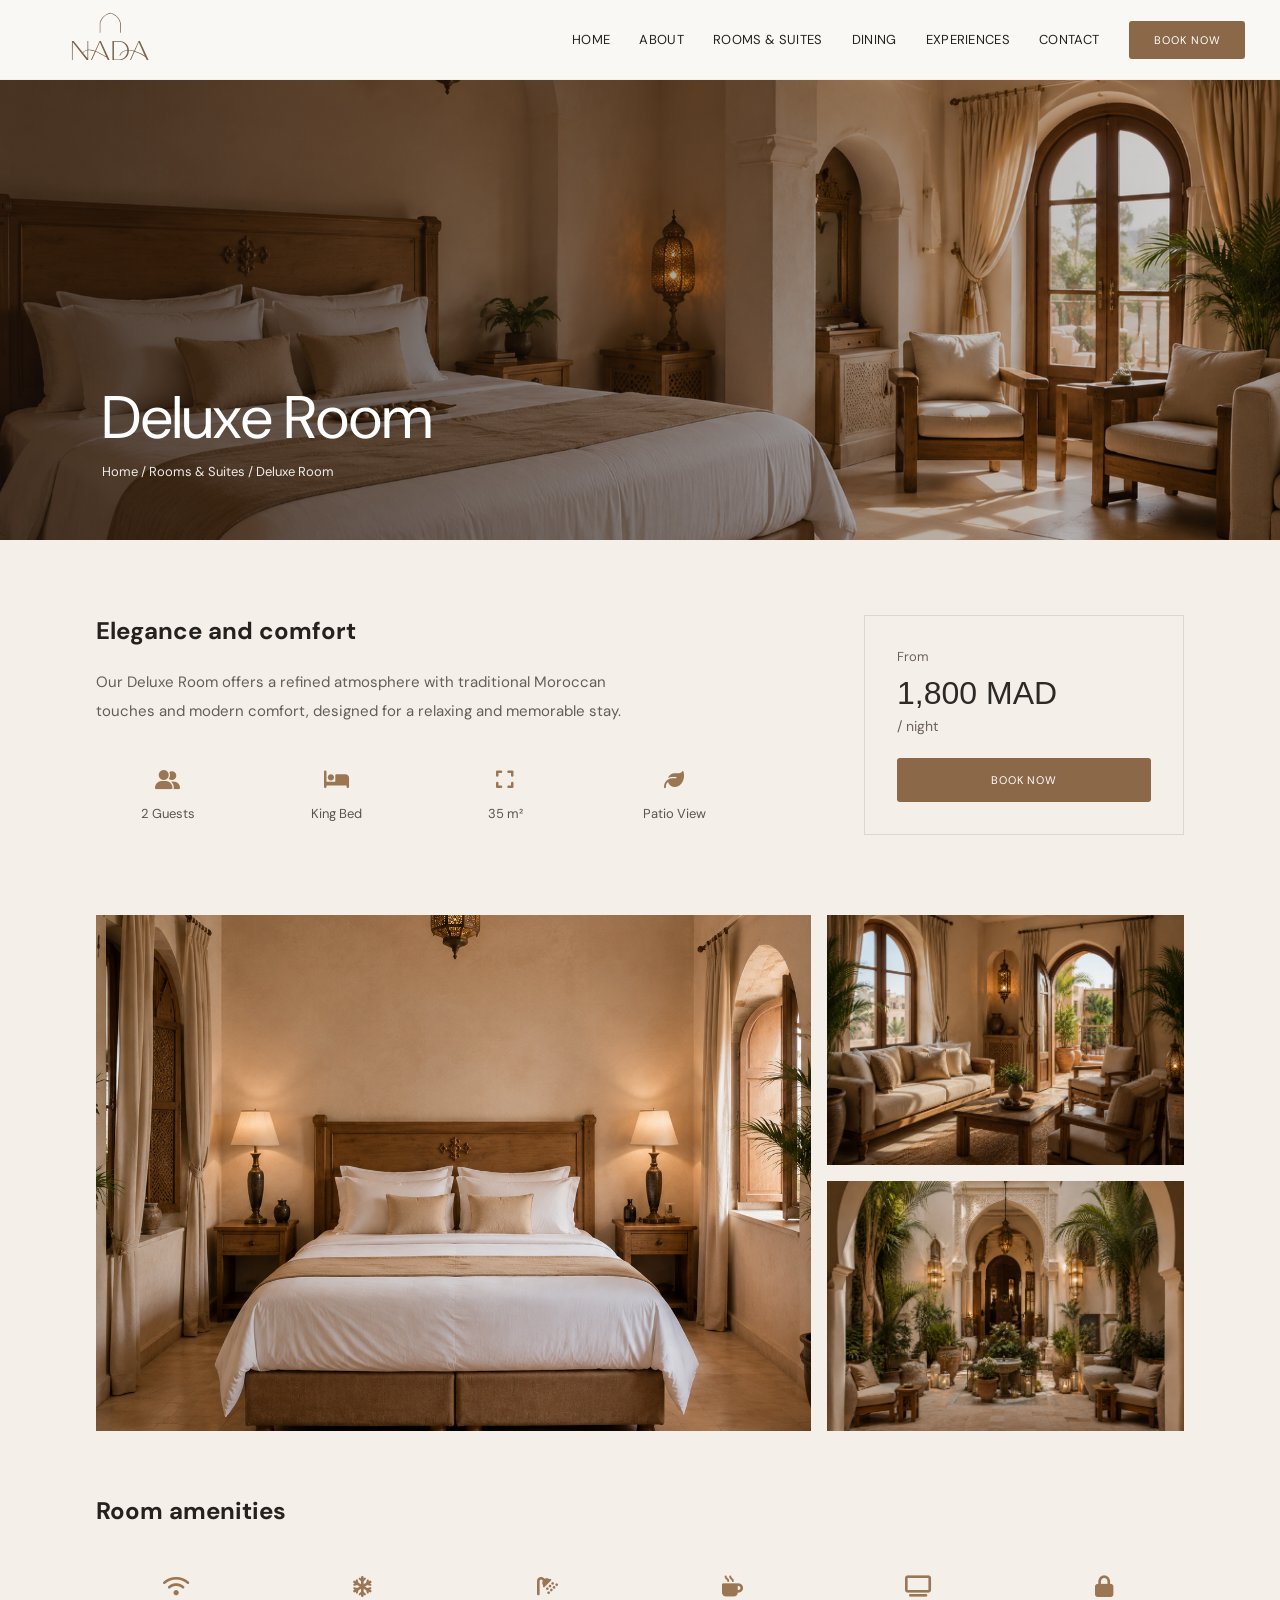
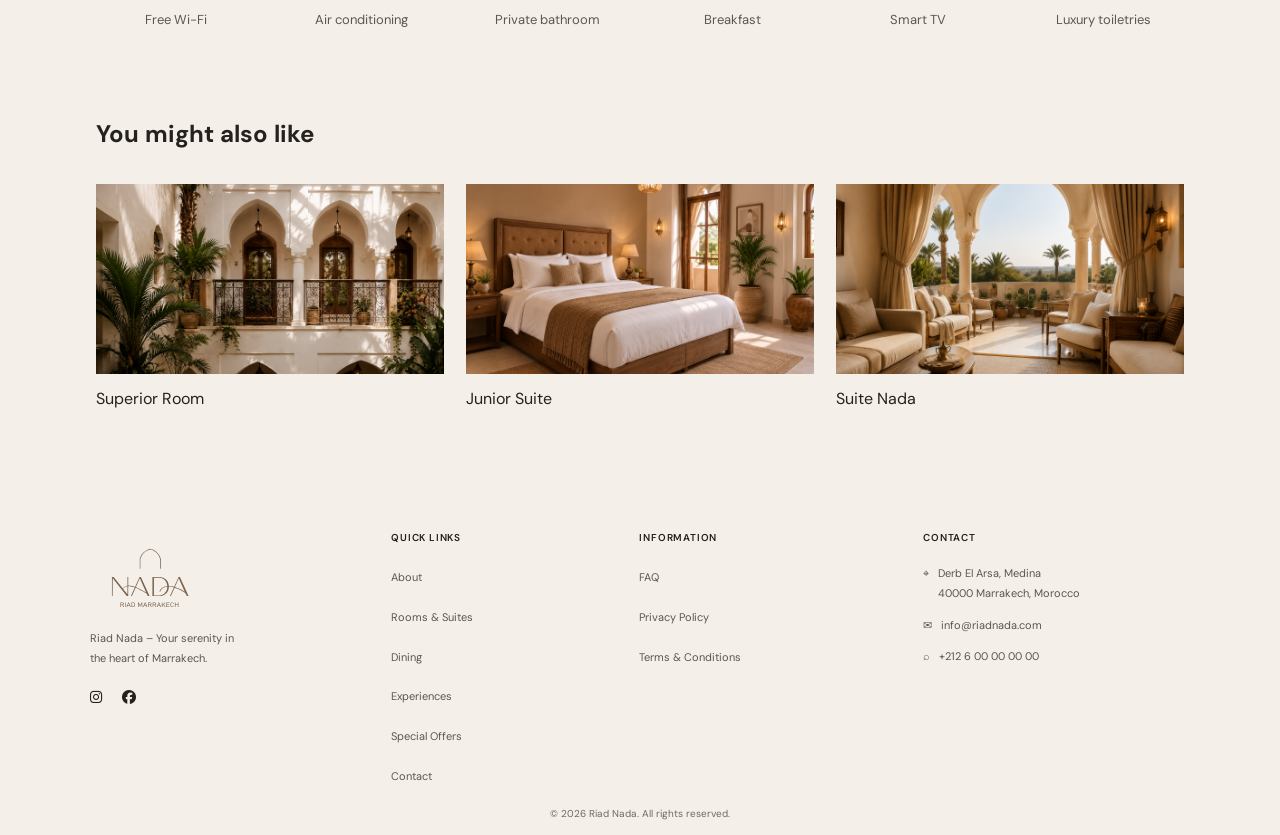
<file: deluxe-room.html>
<!DOCTYPE html>
<html lang="en">

<head>

    <meta charset="UTF-8">

    <meta name="viewport" content="width=device-width, initial-scale=1.0">

    <title>Deluxe Room | Riad Nada</title>

    <link rel="stylesheet" href="style.css">

    <link rel="stylesheet"
        href="https://cdnjs.cloudflare.com/ajax/libs/font-awesome/6.5.2/css/all.min.css">

</head>


<body>


    <!--========= HEADER ===========-->

    <header class="header">

        <a href="index.html">
            <img id="logo"
                class="logo"
                src="images/NADA RIAD LOGO.svg"
                alt="Logo Riad Nada">
        </a>


        <nav class="nav-bar">

            <a href="index.html#home">Home</a>

            <a href="our-story.html">About</a>

            <a href="rooms.html">Rooms & Suites</a>

            <a href="index.html#dining">Dining</a>

            <a href="index.html#experiences">Experiences</a>

            <a href="index.html#contact">Contact</a>

        </nav>

         <!-- MOBILE MENU BUTTON -->
        <button class="menu-toggle" id="menuToggle" aria-label="Open menu" aria-expanded="false">
        <span></span>
        <span></span>
        <span></span>
        </button>  

        <a class="book-btn header-book"
            href="#reservation">
            Book Now
        </a>

    </header>



    <main>


        <!--========= DELUXE HERO ===========-->

        <section class="room-hero">

            <img class="room-hero-image"
                src="images/deluxe-room-img/deluxe-hero.jpg"
                alt="Deluxe Room">


            <div class="room-hero-overlay"></div>


            <div class="room-hero-content">

                <h1>Deluxe Room</h1>

                <p>
                    Home / Rooms & Suites / Deluxe Room
                </p>

            </div>

        </section>



        <!--========= ROOM INFORMATION ===========-->

        <section class="room-details-section">

            <div class="container room-details-grid">


                <!-- LEFT SIDE -->

                <div class="room-description">

                    <h2>
                        Elegance and comfort
                    </h2>

                    <p>
                        Our Deluxe Room offers a refined atmosphere
                        with traditional Moroccan touches and modern
                        comfort, designed for a relaxing and memorable stay.
                    </p>


                    <div class="room-specifications">


                        <div class="specification">

                            <i class="fa-solid fa-user-group"></i>

                            <div>

                                <strong>2 Guests</strong>

                            </div>

                        </div>


                        <div class="specification">

                            <i class="fa-solid fa-bed"></i>

                            <div>

                                <strong>King Bed</strong>

                            </div>

                        </div>


                        <div class="specification">

                            <i class="fa-solid fa-expand"></i>

                            <div>

                                <strong>35 m²</strong>

                            </div>

                        </div>


                        <div class="specification">

                            <i class="fa-solid fa-leaf"></i>

                            <div>

                                <strong>Patio View</strong>

                            </div>

                        </div>


                    </div>

                </div>



                <!-- PRICE CARD -->

                <div class="room-price-card">

                    <p class="room-price-label">
                        From
                    </p>

                    <h3>
                        1,800 MAD
                    </h3>

                    <p class="room-price-night">
                        / night
                    </p>


                    <a href="index.html#reservation"
                        class="book-btn room-book-btn">
                        Book Now
                    </a>

                </div>


            </div>

        </section>



        <!--========= ROOM GALLERY ===========-->

        <section class="room-gallery">

            <div class="container gallery-grid">


                <!-- BIG IMAGE -->

                <div class="gallery-main">

                    <img src="images/deluxe-room-img/deluxe-main.jpg"
                        alt="Deluxe Room bedroom">

                </div>


                <!-- SMALL IMAGES -->

                <div class="gallery-side">


                    <div>

                        <img src="images/deluxe-room-img/deluxe-salon.jpg"
                            alt="Deluxe Room sitting area">

                    </div>


                    <div>

                        <img src="images/deluxe-room-img/deluxe-pation.jpg"
                            alt="Riad Nada patio">

                    </div>


                </div>


            </div>

        </section>



        <!--========= AMENITIES ===========-->

        <section class="room-amenities">

            <div class="container">

                <h2>
                    Room amenities
                </h2>


                <div class="amenities-grid">


                    <div class="amenity">

                        <i class="fa-solid fa-wifi"></i>

                        <span>
                            Free Wi-Fi
                        </span>

                    </div>


                    <div class="amenity">

                        <i class="fa-solid fa-snowflake"></i>

                        <span>
                            Air conditioning
                        </span>

                    </div>


                    <div class="amenity">

                        <i class="fa-solid fa-shower"></i>

                        <span>
                            Private bathroom
                        </span>

                    </div>


                    <div class="amenity">

                        <i class="fa-solid fa-mug-hot"></i>

                        <span>
                            Breakfast
                        </span>

                    </div>


                    <div class="amenity">

                        <i class="fa-solid fa-tv"></i>

                        <span>
                            Smart TV
                        </span>

                    </div>


                    <div class="amenity">

                        <i class="fa-solid fa-lock"></i>

                        <span>
                            Luxury toiletries
                        </span>

                    </div>


                </div>

            </div>

        </section>



        <!--========= OTHER ROOMS ===========-->

        <section class="other-rooms">

            <div class="container">

                <h2>
                    You might also like
                </h2>


                <div class="other-rooms-grid">


                    <!-- SUPERIOR -->

                    <a href="superior-room.html"
                        class="other-room-card">

                        <div class="other-room-image">

                            <img src="images/superior-room-img/superior-room.jpg"
                                alt="Superior Room">

                        </div>

                        <h3>
                            Superior Room
                        </h3>

                    </a>



                    <!-- JUNIOR SUITE -->

                    <a href="junior-room.html"
                        class="other-room-card">

                        <div class="other-room-image">

                            <img src="images/junior-room-img/junior-room.jpg"
                                alt="Junior Suite">

                        </div>

                        <h3>
                            Junior Suite
                        </h3>

                    </a>



                    <!-- SUITE NADA -->

                    <a href="nada-suite.html"
                        class="other-room-card">

                        <div class="other-room-image">

                            <img src="images/nada-suite-img/suite-nada.jpg"
                                alt="Suite Nada">

                        </div>

                        <h3>
                            Suite Nada
                        </h3>

                    </a>


                </div>

            </div>

        </section>


    </main>



    <!--================= FOOTER =================-->

    <footer class="footer" id="contact">


        <div class="container footer-grid">


            <!-- BRAND -->

            <div class="footer-brand">

                <img src="images/NADA RIAD  SLOGAN.svg"
                    alt="Riad Nada logo">


                <p>
                    Riad Nada – Your serenity in<br>
                    the heart of Marrakech.
                </p>


                <div class="socials footer-socials">

                    <a href="#"
                        aria-label="Instagram">

                        <i class="fa-brands fa-instagram"></i>

                    </a>


                    <a href="#"
                        aria-label="Facebook">

                        <i class="fa-brands fa-facebook"></i>

                    </a>

                </div>

            </div>



            <!-- QUICK LINKS -->

            <div>

                <h4>
                    Quick Links
                </h4>


                <a href="our-story.html">
                    About
                </a>

                <a href="rooms.html">
                    Rooms & Suites
                </a>

                <a href="index.html#dining">
                    Dining
                </a>

                <a href="index.html#experiences">
                    Experiences
                </a>

                <a href="#">
                    Special Offers
                </a>

                <a href="index.html#contact">
                    Contact
                </a>

            </div>



            <!-- INFORMATION -->

            <div>

                <h4>
                    Information
                </h4>


                <a href="#">
                    FAQ
                </a>

                <a href="#">
                    Privacy Policy
                </a>

                <a href="#">
                    Terms & Conditions
                </a>

            </div>



            <!-- CONTACT -->

            <div>

                <h4>
                    Contact
                </h4>


                <p>
                    ⌖ &nbsp; Derb El Arsa, Medina<br>
                    &nbsp;&nbsp;&nbsp;&nbsp; 40000 Marrakech, Morocco
                </p>


                <p>
                    ✉ &nbsp; info@riadnada.com
                </p>


                <p>
                    ⌕ &nbsp; +212 6 00 00 00 00
                </p>

            </div>


        </div>



        <div class="copyright">

            © <span id="year"></span>
            Riad Nada. All rights reserved.

        </div>


    </footer>



    <script src="script.js"></script>


</body>

</html>
</file>
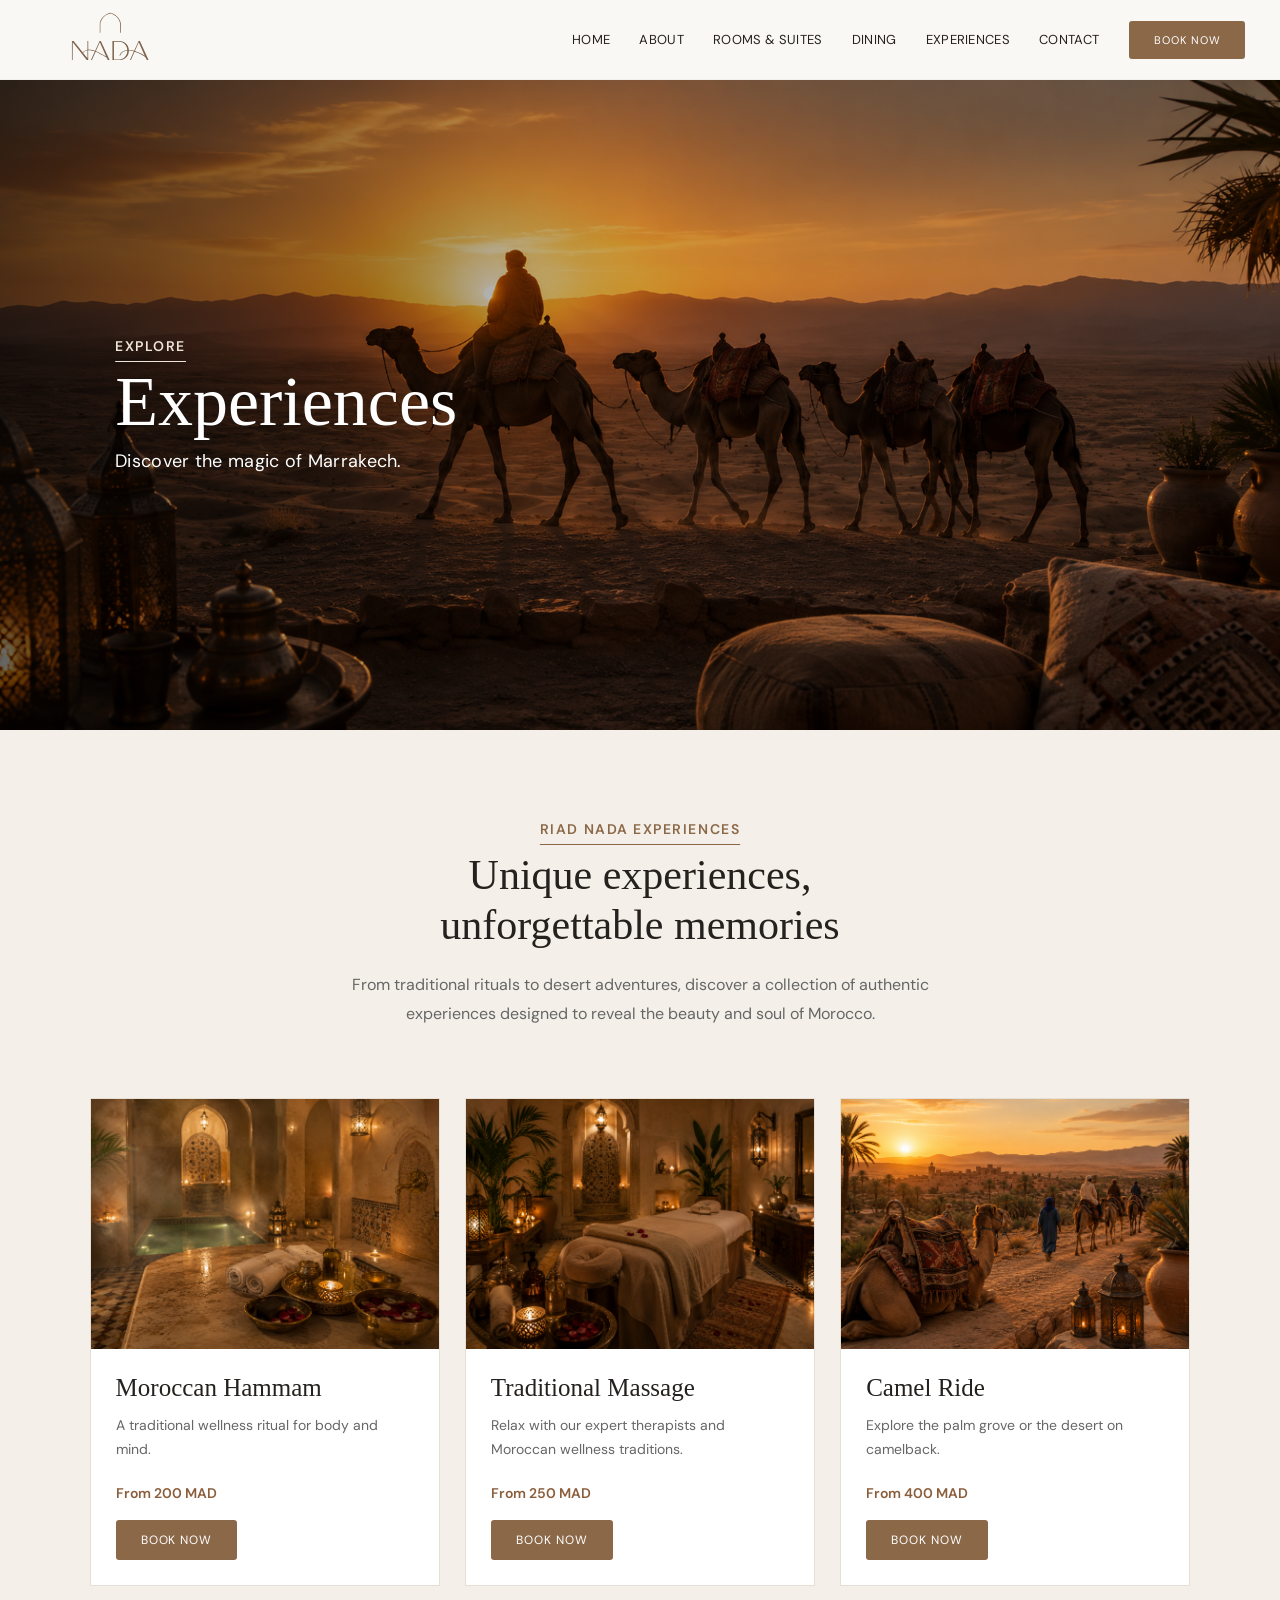
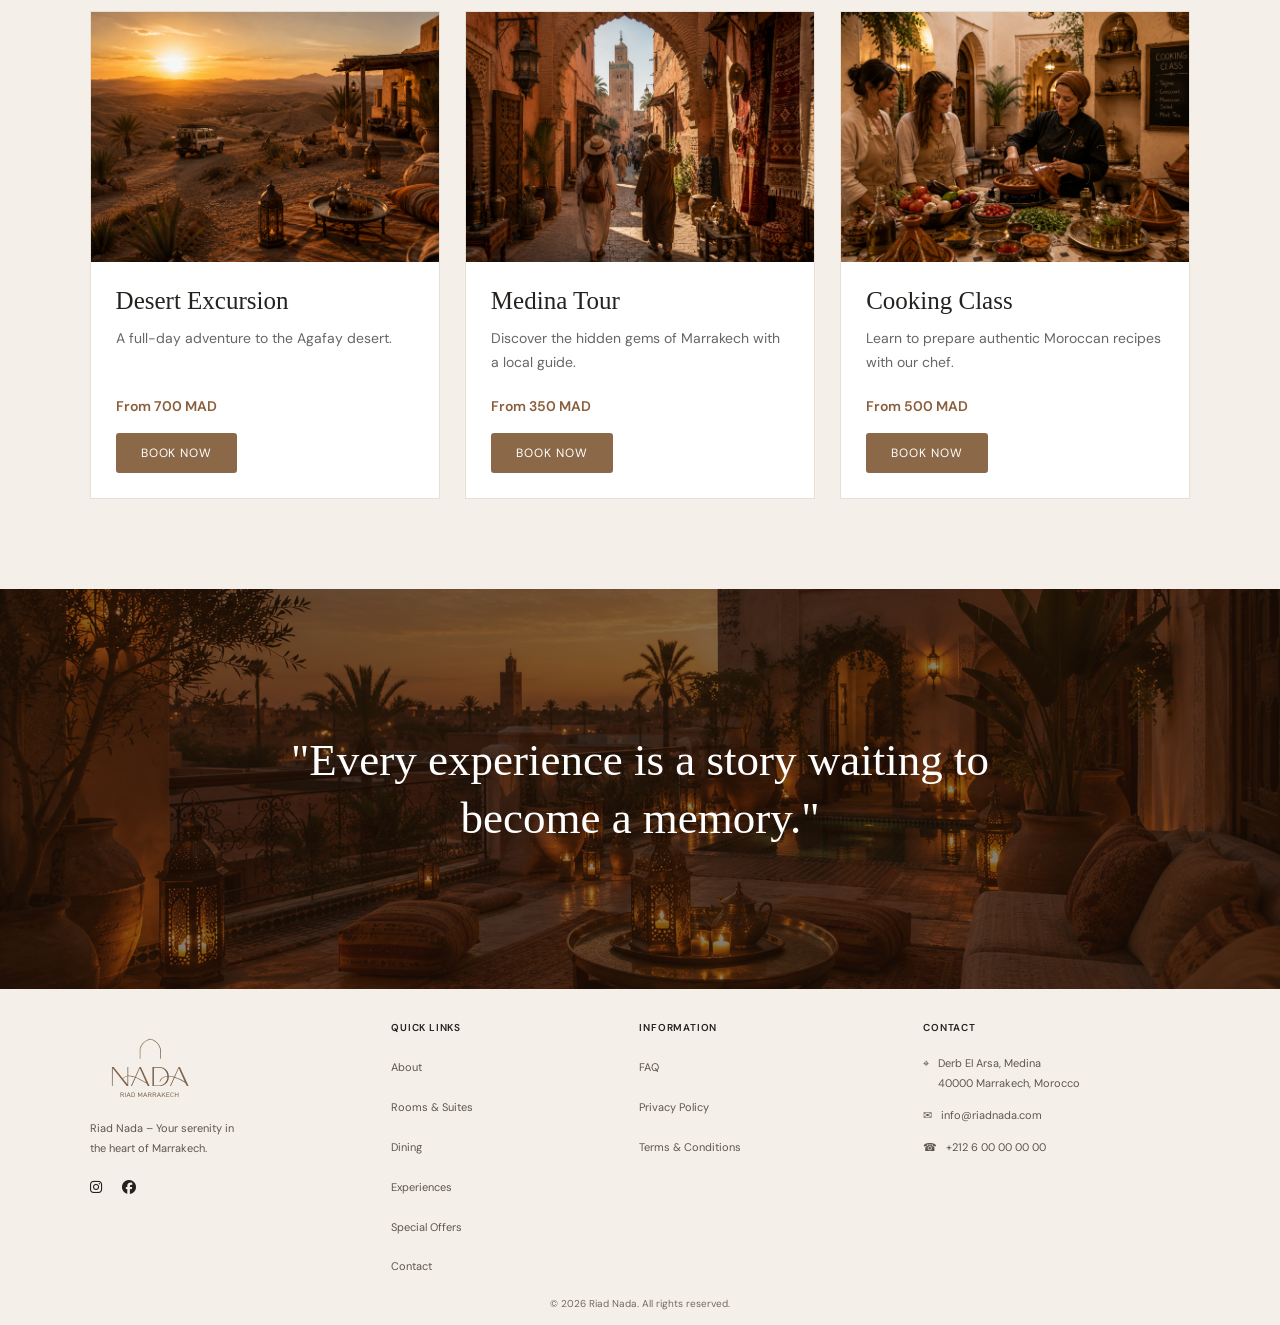
<file: experiences.html>
<!DOCTYPE html>
<html lang="en">

<head>
    <meta charset="UTF-8">
    <meta name="viewport" content="width=device-width, initial-scale=1.0">

    <title>Experiences | Riad Nada</title>

    <link rel="stylesheet" href="style.css">

    <link rel="stylesheet"
        href="https://cdnjs.cloudflare.com/ajax/libs/font-awesome/6.5.2/css/all.min.css">
</head>

<body>

    <!-- ================= HEADER ================= -->

    <header class="header">

        <a href="index.html">
            <img id="logo" class="logo"
                src="images/NADA RIAD LOGO.svg"
                alt="Logo Riad Nada">
        </a>

        <nav class="nav-bar">
            <a href="index.html#home">Home</a>
            <a href="our-story.html">About</a>
            <a href="index.html#rooms">Rooms & Suites</a>
            <a href="our-menu.html">Dining</a>
            <a class="active" href="experiences.html">Experiences</a>
            <a href="#contact">Contact</a>
        </nav>

         <!-- MOBILE MENU BUTTON -->
        <button class="menu-toggle" id="menuToggle" aria-label="Open menu" aria-expanded="false">
        <span></span>
        <span></span>
        <span></span>
        </button>  

        <a class="book-btn header-book" href="index.html#reservation">
            Book Now
        </a>

    </header>


    <main>

        <!-- ================= HERO ================= -->

        <section class="experience-hero">

            <img
                src="images/experiences-img/exper-hero.png"
                alt="Desert experience in Marrakech">

            <div class="experience-hero-overlay"></div>

            <div class="experience-hero-content">

                <p class="eyebrow-light">
                    EXPLORE
                </p>

                <h1>
                    Experiences
                </h1>

                <p>
                    Discover the magic of Marrakech.
                </p>

            </div>

        </section>


        <!-- ================= INTRO ================= -->

        <section class="experience-intro">

            <div class="experience-intro-content">

                <p class="eyebrow">
                    RIAD NADA EXPERIENCES
                </p>

                <h2>
                    Unique experiences,<br>
                    unforgettable memories
                </h2>

                <p>
                    From traditional rituals to desert adventures,
                    discover a collection of authentic experiences
                    designed to reveal the beauty and soul of Morocco.
                </p>

            </div>

        </section>


        <!-- ================= EXPERIENCE CARDS ================= -->

        <section class="experiences-section">

            <div class="experiences-grid">


                <!-- Moroccan Hammam -->

                <article class="experience-card">

                    <div class="experience-card-image">

                        <img
                            src="images/experiences-img/exper-hammam.png"
                            alt="Moroccan Hammam">

                    </div>

                    <div class="experience-card-content">

                        <h3>
                            Moroccan Hammam
                        </h3>

                        <p>
                            A traditional wellness ritual
                            for body and mind.
                        </p>

                        <span class="experience-price">
                            From 200 MAD
                        </span>

                        <a
                            href="index.html#reservation"
                            class="book-btn experience-btn">

                            Book Now

                        </a>

                    </div>

                </article>


                <!-- Traditional Massage -->

                <article class="experience-card">

                    <div class="experience-card-image">

                        <img
                            src="images/experiences-img/exper-massage.png"
                            alt="Traditional Massage">

                    </div>

                    <div class="experience-card-content">

                        <h3>
                            Traditional Massage
                        </h3>

                        <p>
                            Relax with our expert therapists
                            and Moroccan wellness traditions.
                        </p>

                        <span class="experience-price">
                            From 250 MAD
                        </span>

                        <a
                            href="index.html#reservation"
                            class="book-btn experience-btn">

                            Book Now

                        </a>

                    </div>

                </article>


                <!-- Camel Ride -->

                <article class="experience-card">

                    <div class="experience-card-image">

                        <img
                            src="images/experiences-img/camel-ride.png"
                            alt="Camel Ride">

                    </div>

                    <div class="experience-card-content">

                        <h3>
                            Camel Ride
                        </h3>

                        <p>
                            Explore the palm grove
                            or the desert on camelback.
                        </p>

                        <span class="experience-price">
                            From 400 MAD
                        </span>

                        <a
                            href="index.html#reservation"
                            class="book-btn experience-btn">

                            Book Now

                        </a>

                    </div>

                </article>


                <!-- Desert Excursion -->

                <article class="experience-card">

                    <div class="experience-card-image">

                        <img
                            src="images/experiences-img/desert-execursion.png"
                            alt="Desert Excursion">

                    </div>

                    <div class="experience-card-content">

                        <h3>
                            Desert Excursion
                        </h3>

                        <p>
                            A full-day adventure
                            to the Agafay desert.
                        </p>

                        <span class="experience-price">
                            From 700 MAD
                        </span>

                        <a
                            href="index.html#reservation"
                            class="book-btn experience-btn">

                            Book Now

                        </a>

                    </div>

                </article>


                <!-- Medina Tour -->

                <article class="experience-card">

                    <div class="experience-card-image">

                        <img
                            src="images/experiences-img/medina-tour.png"
                            alt="Medina Tour">

                    </div>

                    <div class="experience-card-content">

                        <h3>
                            Medina Tour
                        </h3>

                        <p>
                            Discover the hidden gems
                            of Marrakech with a local guide.
                        </p>

                        <span class="experience-price">
                            From 350 MAD
                        </span>

                        <a
                            href="index.html#reservation"
                            class="book-btn experience-btn">

                            Book Now

                        </a>

                    </div>

                </article>


                <!-- Cooking Class -->

                <article class="experience-card">

                    <div class="experience-card-image">

                        <img
                            src="images/experiences-img/cooking-class.png"
                            alt="Moroccan Cooking Class">

                    </div>

                    <div class="experience-card-content">

                        <h3>
                            Cooking Class
                        </h3>

                        <p>
                            Learn to prepare authentic
                            Moroccan recipes with our chef.
                        </p>

                        <span class="experience-price">
                            From 500 MAD
                        </span>

                        <a
                            href="index.html#reservation"
                            class="book-btn experience-btn">

                            Book Now

                        </a>

                    </div>

                </article>


            </div>

        </section>


        <!-- ================= QUOTE SECTION ================= -->

        <section class="experience-quote">

            <img
                src="images/experiences-img/exper-quote.png"
                alt="Marrakech experience">

            <div class="experience-quote-overlay"></div>

            <div class="experience-quote-content">

                <p>
                    "Every experience is a story waiting
                    to become a memory."
                </p>

            </div>

        </section>

    </main>


    <!-- ================= FOOTER ================= -->

    <footer class="footer" id="contact">

        <div class="container footer-grid">

            <div class="footer-brand">

                <img
                    src="images/NADA RIAD  SLOGAN.svg"
                    alt="Riad Nada logo">

                <p>
                    Riad Nada – Your serenity in<br>
                    the heart of Marrakech.
                </p>

                <div class="socials footer-socials">

                    <a href="#" aria-label="Instagram">
                        <i class="fa-brands fa-instagram"></i>
                    </a>

                    <a href="#" aria-label="Facebook">
                        <i class="fa-brands fa-facebook"></i>
                    </a>

                </div>

            </div>


            <div>

                <h4>Quick Links</h4>

                <a href="our-story.html">About</a>
                <a href="index.html#rooms">Rooms & Suites</a>
                <a href="our-menu.html">Dining</a>
                <a href="experiences.html">Experiences</a>
                <a href="#offers">Special Offers</a>
                <a href="#contact">Contact</a>

            </div>


            <div>

                <h4>Information</h4>

                <a href="#">FAQ</a>
                <a href="#">Privacy Policy</a>
                <a href="#">Terms & Conditions</a>

            </div>


            <div>

                <h4>Contact</h4>

                <p>
                    ⌖ &nbsp; Derb El Arsa, Medina<br>
                    &nbsp;&nbsp;&nbsp;&nbsp; 40000 Marrakech, Morocco
                </p>

                <p>
                    ✉ &nbsp; info@riadnada.com
                </p>

                <p>
                    ☎ &nbsp; +212 6 00 00 00 00
                </p>

            </div>

        </div>


        <div class="copyright">

            © <span id="year"></span>
            Riad Nada. All rights reserved.

        </div>

    </footer>


    <script src="script.js"></script>

</body>

</html>
</file>
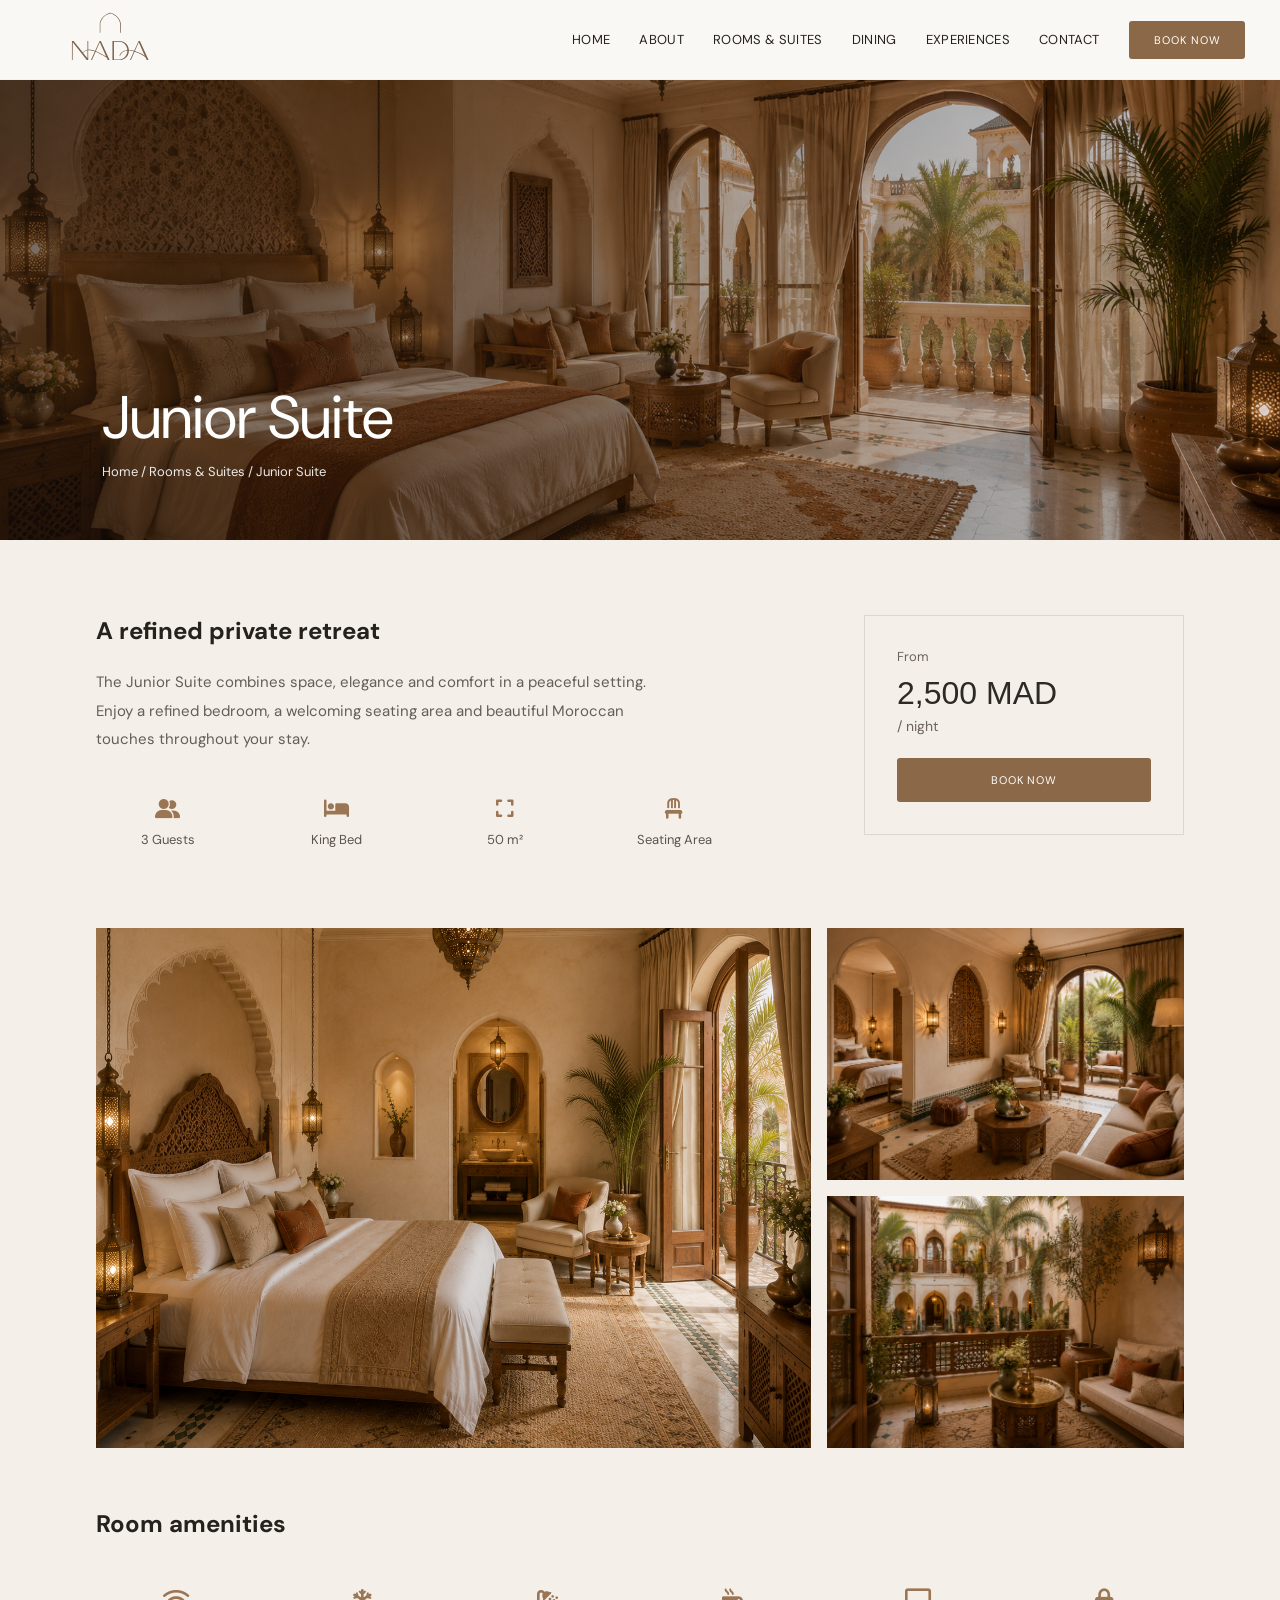
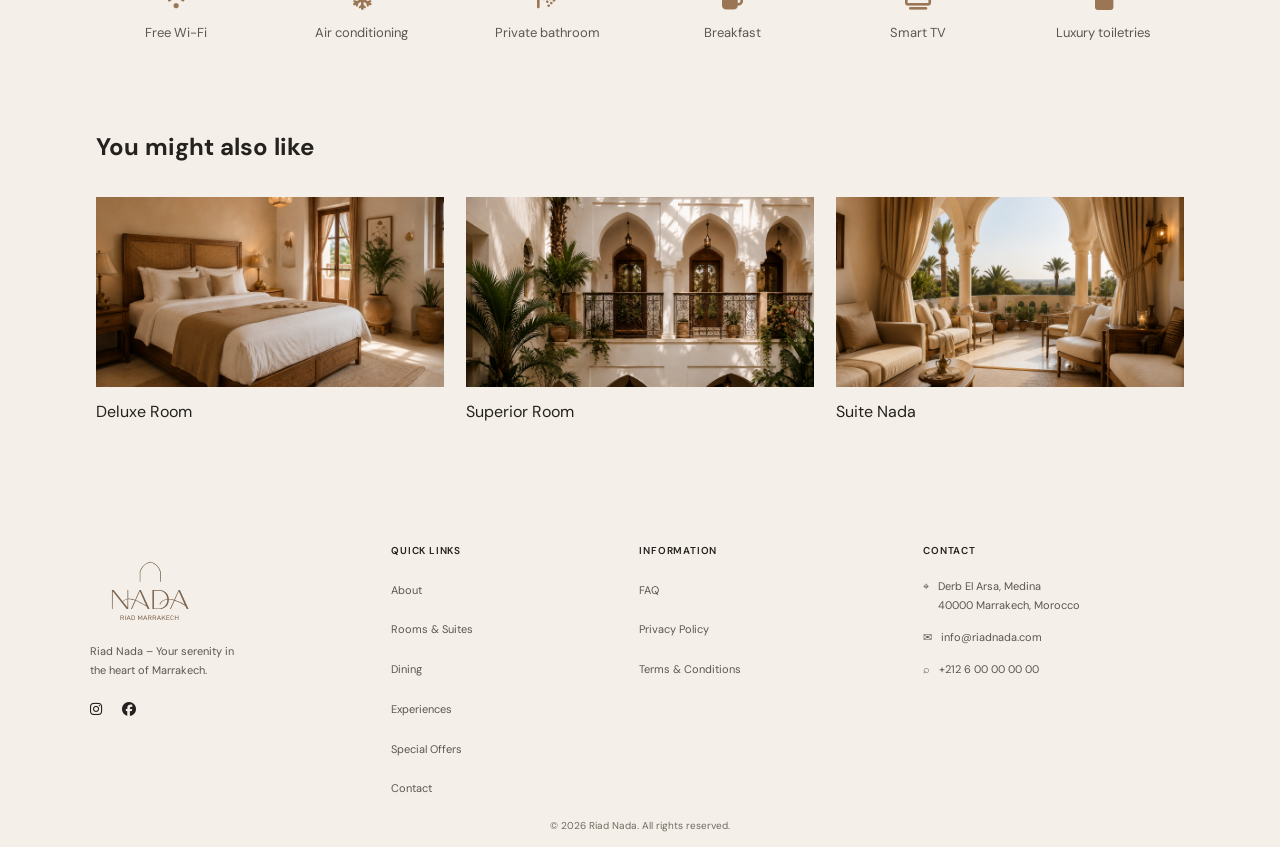
<file: junior-room.html>
<!DOCTYPE html>
<html lang="en">

<head>
    <meta charset="UTF-8">
    <meta name="viewport" content="width=device-width, initial-scale=1.0">

    <title>Junior Suite | Riad Nada</title>

    <link rel="stylesheet" href="style.css">

    <link rel="stylesheet"
        href="https://cdnjs.cloudflare.com/ajax/libs/font-awesome/6.5.2/css/all.min.css">
</head>

<body>

    <!-- ========= HEADER ========= -->

    <header class="header">

        <a href="index.html">
            <img id="logo" class="logo"
                src="images/NADA RIAD LOGO.svg"
                alt="Logo Riad Nada">
        </a>

        <nav class="nav-bar">
            <a href="index.html#home">Home</a>
            <a href="our-story.html">About</a>
            <a href="rooms.html">Rooms & Suites</a>
            <a href="index.html#dining">Dining</a>
            <a href="index.html#experiences">Experiences</a>
            <a href="index.html#contact">Contact</a>
        </nav>

         <!-- MOBILE MENU BUTTON -->
        <button class="menu-toggle" id="menuToggle" aria-label="Open menu" aria-expanded="false">
        <span></span>
        <span></span>
        <span></span>
        </button>  

        <a class="book-btn header-book"
            href="index.html#reservation">
            Book Now
        </a>

    </header>


    <main>

        <!-- ========= HERO ========= -->

        <section class="room-hero">

            <img class="room-hero-image"
                src="images/junior-room-img/junior-hero.jpg"
                alt="Junior Suite">

            <div class="room-hero-overlay"></div>

            <div class="room-hero-content">

                <h1>Junior Suite</h1>

                <p>
                    Home / Rooms & Suites / Junior Suite
                </p>

            </div>

        </section>


        <!-- ========= ROOM INFORMATION ========= -->

        <section class="room-details-section">

            <div class="container room-details-grid">

                <div class="room-description">

                    <h2>
                        A refined private retreat
                    </h2>

                    <p>
                        The Junior Suite combines space, elegance and
                        comfort in a peaceful setting. Enjoy a refined
                        bedroom, a welcoming seating area and beautiful
                        Moroccan touches throughout your stay.
                    </p>


                    <div class="room-specifications">

                        <div class="specification">
                            <i class="fa-solid fa-user-group"></i>
                            <strong>3 Guests</strong>
                        </div>

                        <div class="specification">
                            <i class="fa-solid fa-bed"></i>
                            <strong>King Bed</strong>
                        </div>

                        <div class="specification">
                            <i class="fa-solid fa-expand"></i>
                            <strong>50 m²</strong>
                        </div>

                        <div class="specification">
                            <i class="fa-solid fa-chair"></i>
                            <strong>Seating Area</strong>
                        </div>

                    </div>

                </div>


                <!-- PRICE -->

                <div class="room-price-card">

                    <p class="room-price-label">
                        From
                    </p>

                    <h3>
                        2,500 MAD
                    </h3>

                    <p class="room-price-night">
                        / night
                    </p>

                    <a href="index.html#reservation"
                        class="book-btn room-book-btn">
                        Book Now
                    </a>

                </div>

            </div>

        </section>


        <!-- ========= GALLERY ========= -->

        <section class="room-gallery">

            <div class="container gallery-grid">

                <div class="gallery-main">

                    <img src="images/junior-room-img/junior-main.jpg"
                        alt="Junior Suite bedroom">

                </div>


                <div class="gallery-side">

                    <div>

                        <img src="images/junior-room-img/junior-salon.jpg"
                            alt="Junior Suite seating area">

                    </div>

                    <div>

                        <img src="images/junior-room-img/junior-pation.jpg"
                            alt="Junior Suite patio">

                    </div>

                </div>

            </div>

        </section>


        <!-- ========= AMENITIES ========= -->

        <section class="room-amenities">

            <div class="container">

                <h2>Room amenities</h2>

                <div class="amenities-grid">

                    <div class="amenity">
                        <i class="fa-solid fa-wifi"></i>
                        <span>Free Wi-Fi</span>
                    </div>

                    <div class="amenity">
                        <i class="fa-solid fa-snowflake"></i>
                        <span>Air conditioning</span>
                    </div>

                    <div class="amenity">
                        <i class="fa-solid fa-shower"></i>
                        <span>Private bathroom</span>
                    </div>

                    <div class="amenity">
                        <i class="fa-solid fa-mug-hot"></i>
                        <span>Breakfast</span>
                    </div>

                    <div class="amenity">
                        <i class="fa-solid fa-tv"></i>
                        <span>Smart TV</span>
                    </div>

                    <div class="amenity">
                        <i class="fa-solid fa-lock"></i>
                        <span>Luxury toiletries</span>
                    </div>

                </div>

            </div>

        </section>


        <!-- ========= OTHER ROOMS ========= -->

        <section class="other-rooms">

            <div class="container">

                <h2>You might also like</h2>

                <div class="other-rooms-grid">

                    <a href="deluxe-room.html"
                        class="other-room-card">

                        <div class="other-room-image">
                            <img src="images/deluxe-room-img/deluxe-room.jpg"
                                alt="Deluxe Room">
                        </div>

                        <h3>Deluxe Room</h3>

                    </a>


                    <a href="superior-room.html"
                        class="other-room-card">

                        <div class="other-room-image">
                            <img src="images/superior-room-img/superior-room.jpg"
                                alt="Superior Room">
                        </div>

                        <h3>Superior Room</h3>

                    </a>


                    <a href="nada-suite.html"
                        class="other-room-card">

                        <div class="other-room-image">
                            <img src="images/nada-suite-img/suite-nada.jpg"
                                alt="Suite Nada">
                        </div>

                        <h3>Suite Nada</h3>

                    </a>

                </div>

            </div>

        </section>

    </main>


    <!-- ========= FOOTER ========= -->

    <footer class="footer" id="contact">

        <div class="container footer-grid">

            <div class="footer-brand">

                <img src="images/NADA RIAD  SLOGAN.svg"
                    alt="Riad Nada logo">

                <p>
                    Riad Nada – Your serenity in<br>
                    the heart of Marrakech.
                </p>

                <div class="socials footer-socials">

                    <a href="#" aria-label="Instagram">
                        <i class="fa-brands fa-instagram"></i>
                    </a>

                    <a href="#" aria-label="Facebook">
                        <i class="fa-brands fa-facebook"></i>
                    </a>

                </div>

            </div>


            <div>

                <h4>Quick Links</h4>

                <a href="our-story.html">About</a>
                <a href="rooms.html">Rooms & Suites</a>
                <a href="index.html#dining">Dining</a>
                <a href="index.html#experiences">Experiences</a>
                <a href="#">Special Offers</a>
                <a href="index.html#contact">Contact</a>

            </div>


            <div>

                <h4>Information</h4>

                <a href="#">FAQ</a>
                <a href="#">Privacy Policy</a>
                <a href="#">Terms & Conditions</a>

            </div>


            <div>

                <h4>Contact</h4>

                <p>
                    ⌖ &nbsp; Derb El Arsa, Medina<br>
                    &nbsp;&nbsp;&nbsp;&nbsp; 40000 Marrakech, Morocco
                </p>

                <p>✉ &nbsp; info@riadnada.com</p>

                <p>⌕ &nbsp; +212 6 00 00 00 00</p>

            </div>

        </div>

        <div class="copyright">
            © <span id="year"></span>
            Riad Nada. All rights reserved.
        </div>

    </footer>

    <script src="script.js"></script>

</body>
</html>
</file>
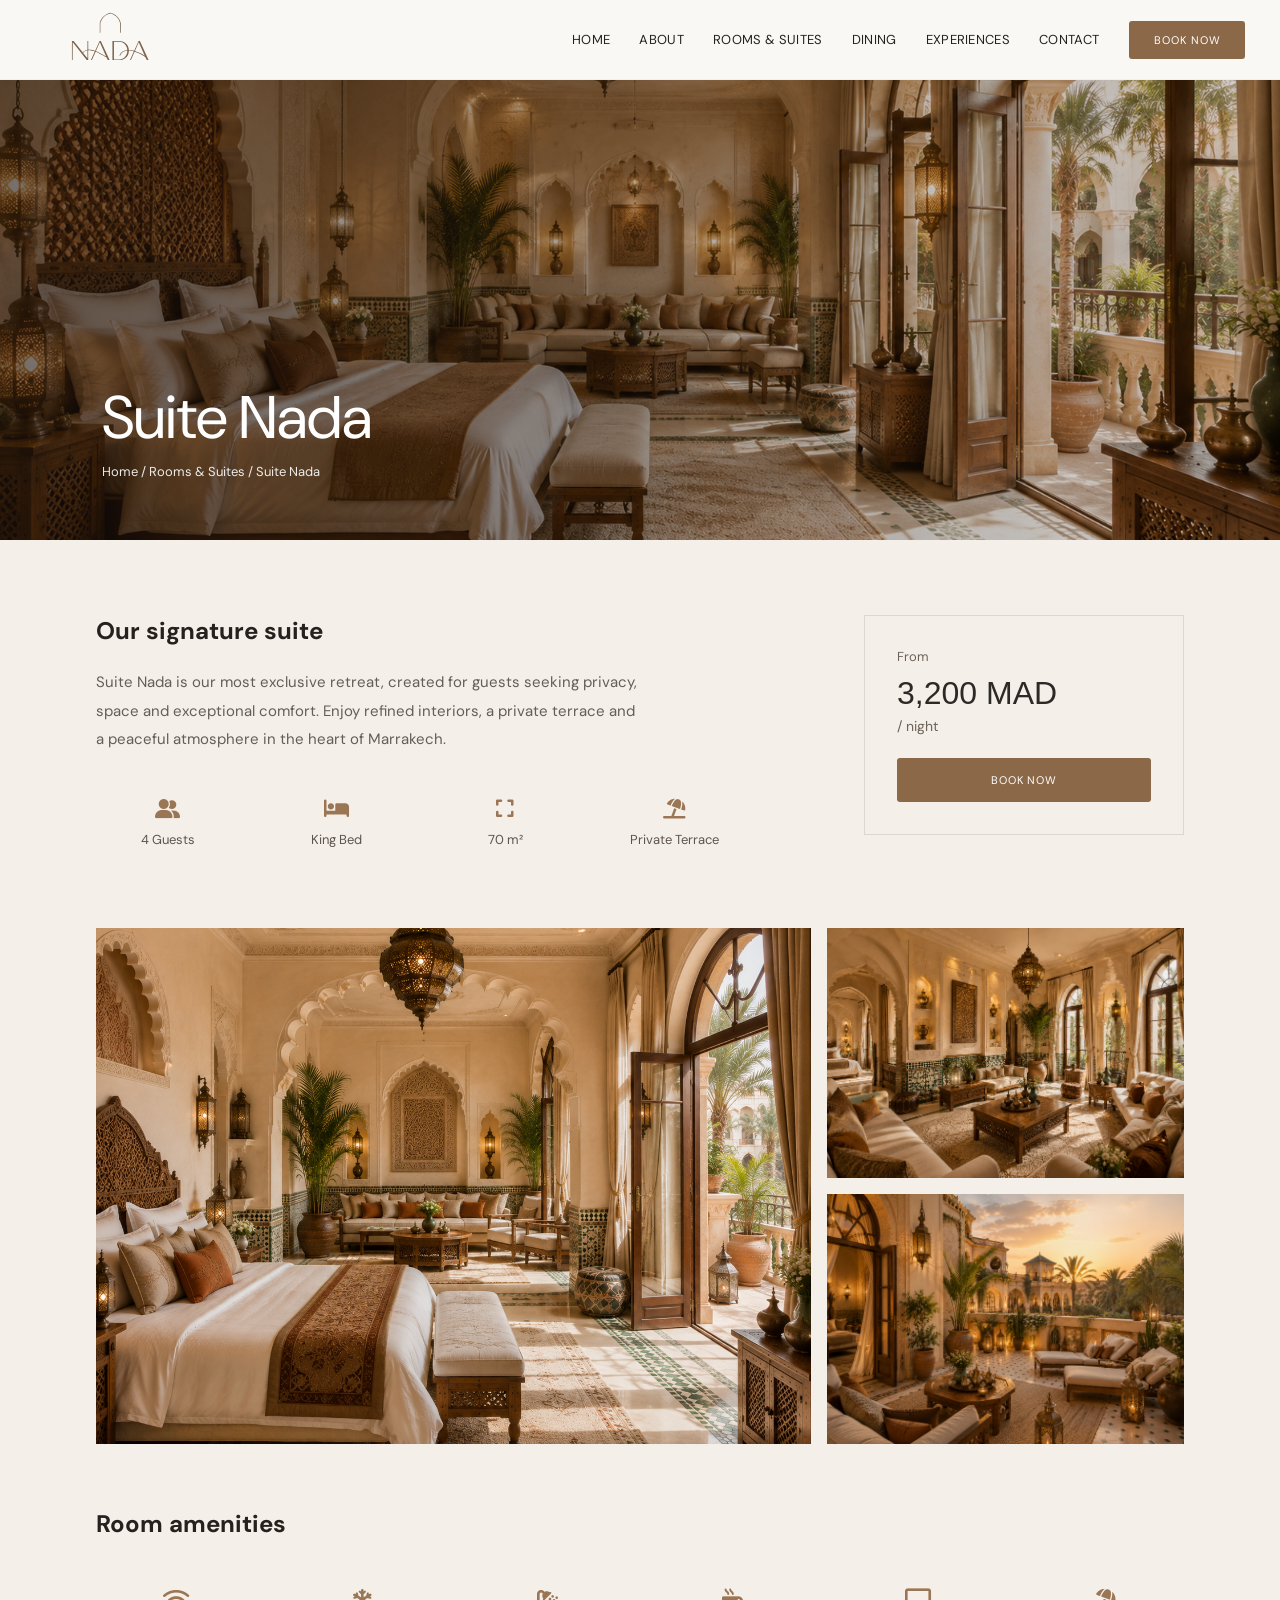
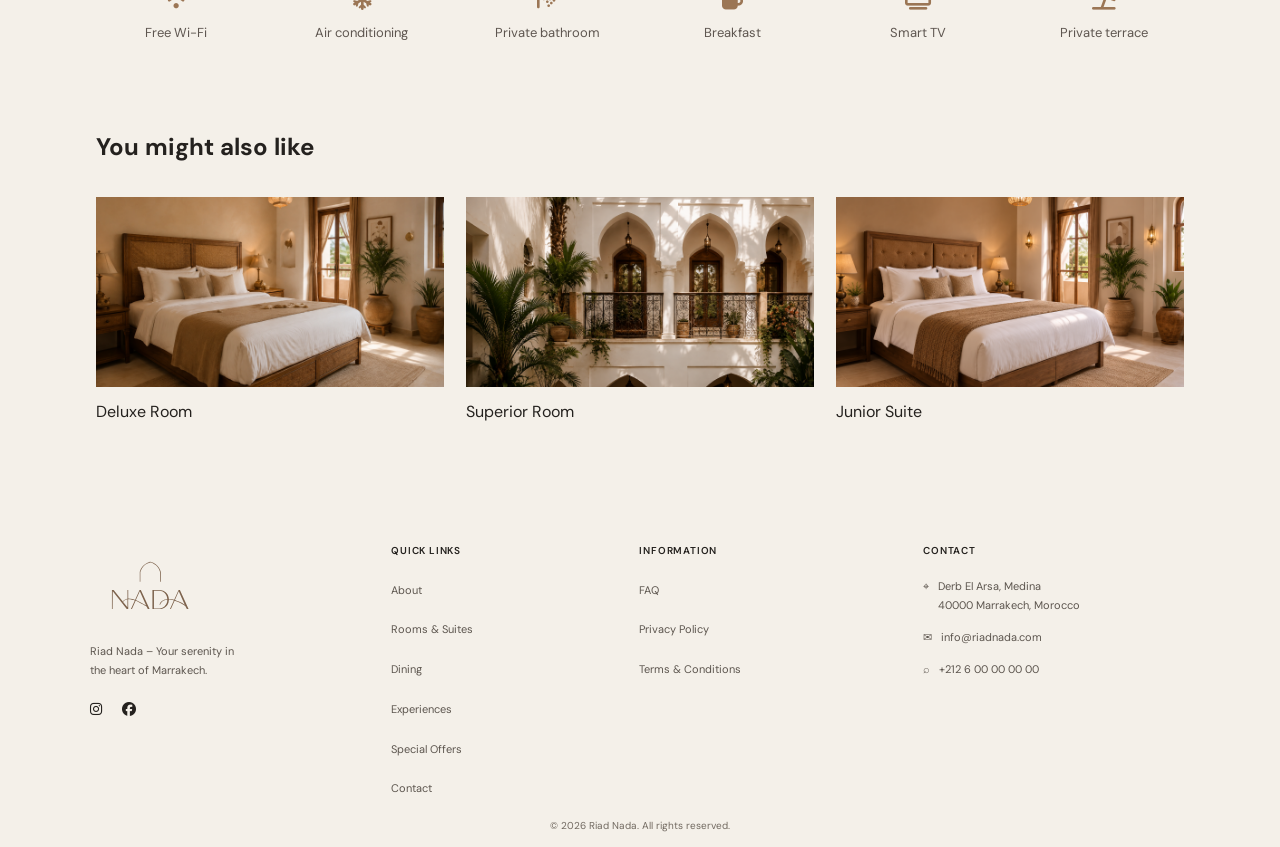
<file: nada-suite.html>
<!DOCTYPE html>
<html lang="en">

<head>
    <meta charset="UTF-8">
    <meta name="viewport" content="width=device-width, initial-scale=1.0">

    <title>Suite Nada | Riad Nada</title>

    <link rel="stylesheet" href="style.css">

    <link rel="stylesheet"
        href="https://cdnjs.cloudflare.com/ajax/libs/font-awesome/6.5.2/css/all.min.css">
</head>

<body>

    <!-- ========= HEADER ========= -->

    <header class="header">

        <a href="index.html">
            <img id="logo" class="logo"
                src="images/NADA RIAD LOGO.svg"
                alt="Logo Riad Nada">
        </a>

        <nav class="nav-bar">
            <a href="index.html#home">Home</a>
            <a href="our-story.html">About</a>
            <a href="rooms.html">Rooms & Suites</a>
            <a href="index.html#dining">Dining</a>
            <a href="index.html#experiences">Experiences</a>
            <a href="index.html#contact">Contact</a>
        </nav>

         <!-- MOBILE MENU BUTTON -->
        <button class="menu-toggle" id="menuToggle" aria-label="Open menu" aria-expanded="false">
        <span></span>
        <span></span>
        <span></span>
        </button>  

        <a class="book-btn header-book"
            href="index.html#reservation">
            Book Now
        </a>

    </header>


    <main>

        <!-- ========= HERO ========= -->

        <section class="room-hero">

            <img class="room-hero-image"
                src="images/nada-suite-img/nada-hero.jpg"
                alt="Suite Nada">

            <div class="room-hero-overlay"></div>

            <div class="room-hero-content">

                <h1>Suite Nada</h1>

                <p>
                    Home / Rooms & Suites / Suite Nada
                </p>

            </div>

        </section>


        <!-- ========= ROOM INFORMATION ========= -->

        <section class="room-details-section">

            <div class="container room-details-grid">

                <div class="room-description">

                    <h2>
                        Our signature suite
                    </h2>

                    <p>
                        Suite Nada is our most exclusive retreat, created
                        for guests seeking privacy, space and exceptional
                        comfort. Enjoy refined interiors, a private terrace
                        and a peaceful atmosphere in the heart of Marrakech.
                    </p>


                    <div class="room-specifications">

                        <div class="specification">
                            <i class="fa-solid fa-user-group"></i>
                            <strong>4 Guests</strong>
                        </div>

                        <div class="specification">
                            <i class="fa-solid fa-bed"></i>
                            <strong>King Bed</strong>
                        </div>

                        <div class="specification">
                            <i class="fa-solid fa-expand"></i>
                            <strong>70 m²</strong>
                        </div>

                        <div class="specification">
                            <i class="fa-solid fa-umbrella-beach"></i>
                            <strong>Private Terrace</strong>
                        </div>

                    </div>

                </div>


                <!-- PRICE -->

                <div class="room-price-card">

                    <p class="room-price-label">
                        From
                    </p>

                    <h3>
                        3,200 MAD
                    </h3>

                    <p class="room-price-night">
                        / night
                    </p>

                    <a href="index.html#reservation"
                        class="book-btn room-book-btn">
                        Book Now
                    </a>

                </div>

            </div>

        </section>


        <!-- ========= GALLERY ========= -->

        <section class="room-gallery">

            <div class="container gallery-grid">

                <div class="gallery-main">

                    <img src="images/nada-suite-img/nada-main.jpg"
                        alt="Suite Nada bedroom">

                </div>


                <div class="gallery-side">

                    <div>

                        <img src="images/nada-suite-img/nada-salon.jpg"
                            alt="Suite Nada living area">

                    </div>

                    <div>

                        <img src="images/nada-suite-img/nada-balcony.jpg"
                            alt="Suite Nada private terrace">

                    </div>

                </div>

            </div>

        </section>


        <!-- ========= AMENITIES ========= -->

        <section class="room-amenities">

            <div class="container">

                <h2>Room amenities</h2>

                <div class="amenities-grid">

                    <div class="amenity">
                        <i class="fa-solid fa-wifi"></i>
                        <span>Free Wi-Fi</span>
                    </div>

                    <div class="amenity">
                        <i class="fa-solid fa-snowflake"></i>
                        <span>Air conditioning</span>
                    </div>

                    <div class="amenity">
                        <i class="fa-solid fa-shower"></i>
                        <span>Private bathroom</span>
                    </div>

                    <div class="amenity">
                        <i class="fa-solid fa-mug-hot"></i>
                        <span>Breakfast</span>
                    </div>

                    <div class="amenity">
                        <i class="fa-solid fa-tv"></i>
                        <span>Smart TV</span>
                    </div>

                    <div class="amenity">
                        <i class="fa-solid fa-umbrella-beach"></i>
                        <span>Private terrace</span>
                    </div>

                </div>

            </div>

        </section>


        <!-- ========= OTHER ROOMS ========= -->

        <section class="other-rooms">

            <div class="container">

                <h2>You might also like</h2>

                <div class="other-rooms-grid">

                    <a href="deluxe-room.html"
                        class="other-room-card">

                        <div class="other-room-image">
                            <img src="images/deluxe-room-img/deluxe-room.jpg"
                                alt="Deluxe Room">
                        </div>

                        <h3>Deluxe Room</h3>

                    </a>


                    <a href="superior-room.html"
                        class="other-room-card">

                        <div class="other-room-image">
                            <img src="images/superior-room-img/superior-room.jpg"
                                alt="Superior Room">
                        </div>

                        <h3>Superior Room</h3>

                    </a>


                    <a href="junior-room.html"
                        class="other-room-card">

                        <div class="other-room-image">
                            <img src="images/junior-room-img/junior-room.jpg"
                                alt="Junior Suite">
                        </div>

                        <h3>Junior Suite</h3>

                    </a>

                </div>

            </div>

        </section>

    </main>


    <!-- ========= FOOTER ========= -->

    <footer class="footer" id="contact">

        <div class="container footer-grid">

            <div class="footer-brand">

                <img src="images/NADA RIAD LOGO.svg"
                    alt="Riad Nada logo">

                <p>
                    Riad Nada – Your serenity in<br>
                    the heart of Marrakech.
                </p>

                <div class="socials footer-socials">

                    <a href="#" aria-label="Instagram">
                        <i class="fa-brands fa-instagram"></i>
                    </a>

                    <a href="#" aria-label="Facebook">
                        <i class="fa-brands fa-facebook"></i>
                    </a>

                </div>

            </div>


            <div>

                <h4>Quick Links</h4>

                <a href="our-story.html">About</a>
                <a href="rooms.html">Rooms & Suites</a>
                <a href="index.html#dining">Dining</a>
                <a href="index.html#experiences">Experiences</a>
                <a href="#">Special Offers</a>
                <a href="index.html#contact">Contact</a>

            </div>


            <div>

                <h4>Information</h4>

                <a href="#">FAQ</a>
                <a href="#">Privacy Policy</a>
                <a href="#">Terms & Conditions</a>

            </div>


            <div>

                <h4>Contact</h4>

                <p>
                    ⌖ &nbsp; Derb El Arsa, Medina<br>
                    &nbsp;&nbsp;&nbsp;&nbsp; 40000 Marrakech, Morocco
                </p>

                <p>✉ &nbsp; info@riadnada.com</p>

                <p>⌕ &nbsp; +212 6 00 00 00 00</p>

            </div>

        </div>

        <div class="copyright">
            © <span id="year"></span>
            Riad Nada. All rights reserved.
        </div>

    </footer>

    <script src="script.js"></script>

</body>
</html>
</file>
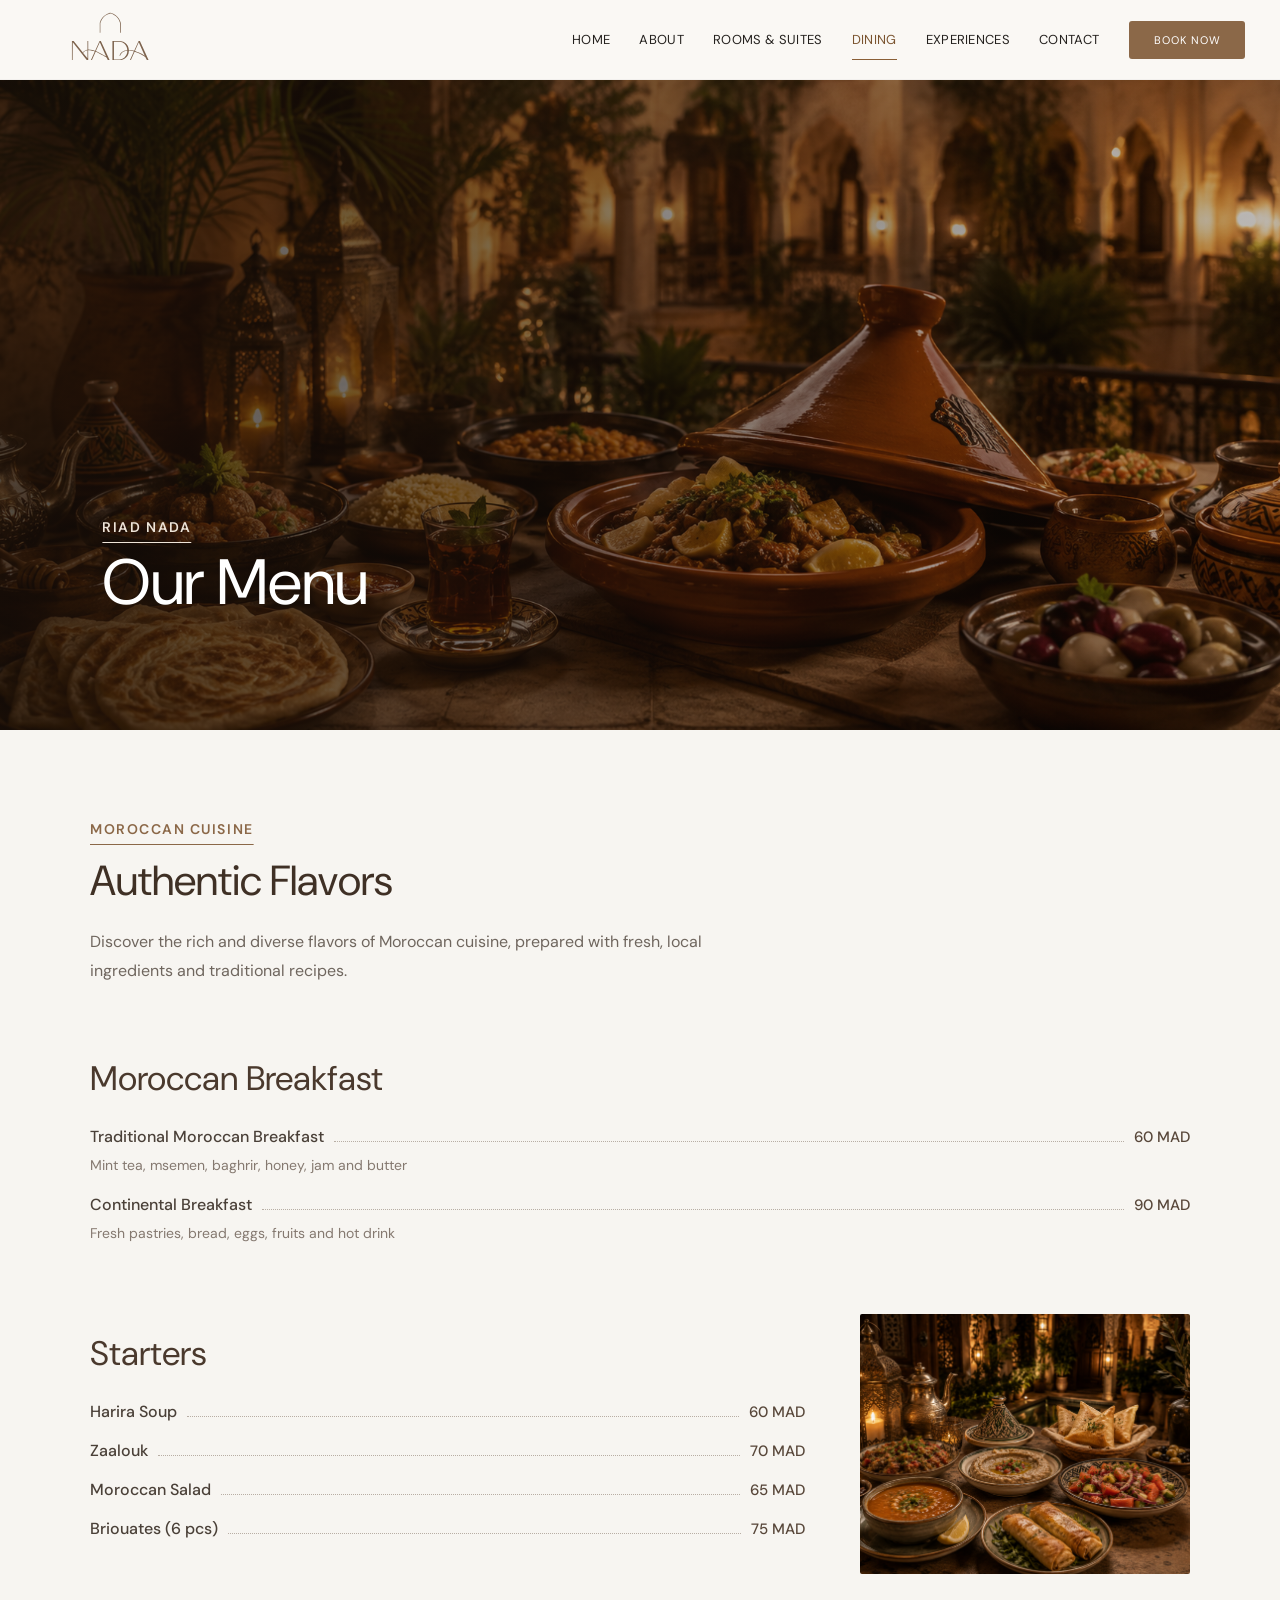
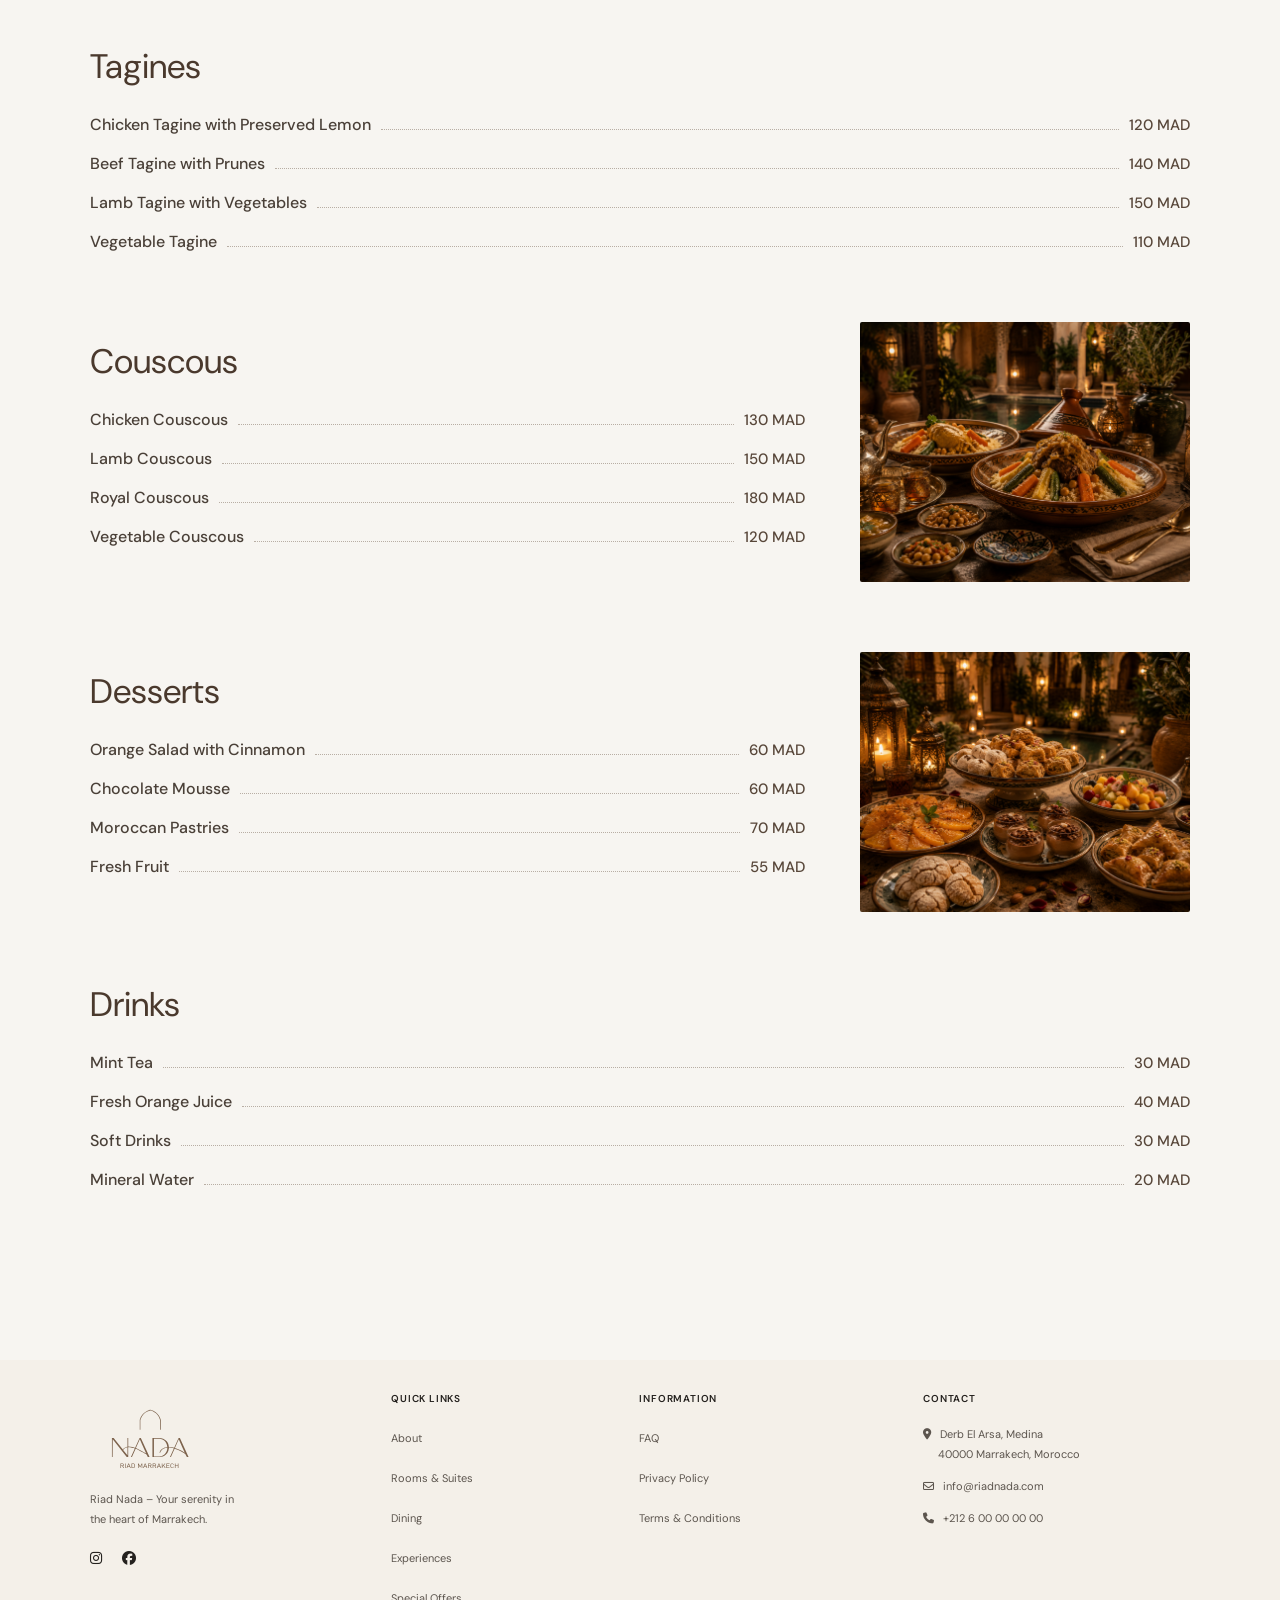
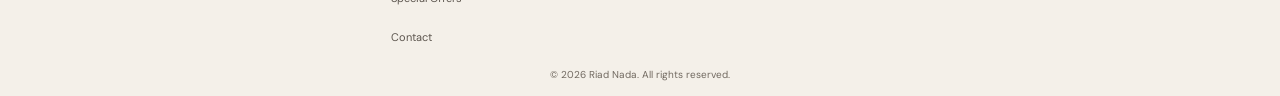
<file: our-menu.html>
<!DOCTYPE html>
<html lang="en">

<head>
    <meta charset="UTF-8">
    <meta name="viewport" content="width=device-width, initial-scale=1.0">

    <title>Our Menu | Riad Nada</title>

    <link rel="stylesheet" href="style.css">

    <link rel="stylesheet"
        href="https://cdnjs.cloudflare.com/ajax/libs/font-awesome/6.5.2/css/all.min.css">
</head>

<body>

    <!-- ================= HEADER ================= -->

    <header class="header">

        <a href="index.html">
            <img id="logo" class="logo"
                src="images/NADA RIAD LOGO.svg"
                alt="Logo Riad Nada">
        </a>

        <nav class="nav-bar">

            <a href="index.html">Home</a>
            <a href="index.html#about">About</a>
            <a href="rooms.html">Rooms & Suites</a>

            <a class="active-nav" href="our-menu.html">Dining</a>

            <a href="experiences.html">Experiences</a>
            <a href="index.html#contact">Contact</a>

        </nav>

         <!-- MOBILE MENU BUTTON -->
        <button class="menu-toggle" id="menuToggle" aria-label="Open menu" aria-expanded="false">
        <span></span>
        <span></span>
        <span></span>
        </button>  

        <a class="book-btn header-book"
            href="index.html#reservation">
            Book Now
        </a>

    </header>


    <main>


        <!-- ================= MENU HERO ================= -->

        <section class="menu-hero">

            <img
                src="images/menu-img/menu-hero.png"
                alt="Traditional Moroccan cuisine">

            <div class="menu-hero-overlay"></div>

            <div class="menu-hero-content">

                <p class="eyebrow-light">RIAD NADA</p>

                <h1>Our Menu</h1>

            </div>

        </section>


        <!-- ================= MENU CONTENT ================= -->

        <section class="menu-section">

            <div class="menu-container">


                <!-- INTRO -->

                <div class="menu-intro">

                    <p class="eyebrow">
                        MOROCCAN CUISINE
                    </p>

                    <h2>Authentic Flavors</h2>

                    <p>
                        Discover the rich and diverse flavors of Moroccan cuisine,
                        prepared with fresh, local ingredients and traditional recipes.
                    </p>

                </div>


                <!-- BREAKFAST -->

                <div class="menu-category">

                    <h2>Moroccan Breakfast</h2>

                    <div class="menu-list">

                        <div class="menu-item">

                            <div class="menu-item-info">

                                <div class="menu-item-title">

                                    <h3>
                                        Traditional Moroccan Breakfast
                                    </h3>

                                    <span></span>

                                    <strong>60 MAD</strong>

                                </div>

                                <p>
                                    Mint tea, msemen, baghrir,
                                    honey, jam and butter
                                </p>

                            </div>

                        </div>


                        <div class="menu-item">

                            <div class="menu-item-info">

                                <div class="menu-item-title">

                                    <h3>
                                        Continental Breakfast
                                    </h3>

                                    <span></span>

                                    <strong>90 MAD</strong>

                                </div>

                                <p>
                                    Fresh pastries, bread, eggs,
                                    fruits and hot drink
                                </p>

                            </div>

                        </div>

                    </div>

                </div>


                <!-- STARTERS -->

                <div class="menu-category menu-category-image">

                    <div class="menu-food-content">

                        <h2>Starters</h2>

                        <div class="menu-list">


                            <div class="menu-item">

                                <div class="menu-item-title">

                                    <h3>Harira Soup</h3>

                                    <span></span>

                                    <strong>60 MAD</strong>

                                </div>

                            </div>


                            <div class="menu-item">

                                <div class="menu-item-title">

                                    <h3>Zaalouk</h3>

                                    <span></span>

                                    <strong>70 MAD</strong>

                                </div>

                            </div>


                            <div class="menu-item">

                                <div class="menu-item-title">

                                    <h3>Moroccan Salad</h3>

                                    <span></span>

                                    <strong>65 MAD</strong>

                                </div>

                            </div>


                            <div class="menu-item">

                                <div class="menu-item-title">

                                    <h3>Briouates (6 pcs)</h3>

                                    <span></span>

                                    <strong>75 MAD</strong>

                                </div>

                            </div>

                        </div>

                    </div>


                    <div class="menu-side-image">

                        <img
                            src="images/menu-img/menu-starters.png"
                            alt="Moroccan starters">

                    </div>

                </div>


                <!-- TAGINES -->

                <div class="menu-category">

                    <h2>Tagines</h2>

                    <div class="menu-list">


                        <div class="menu-item">

                            <div class="menu-item-title">

                                <h3>
                                    Chicken Tagine with Preserved Lemon
                                </h3>

                                <span></span>

                                <strong>120 MAD</strong>

                            </div>

                        </div>


                        <div class="menu-item">

                            <div class="menu-item-title">

                                <h3>Beef Tagine with Prunes</h3>

                                <span></span>

                                <strong>140 MAD</strong>

                            </div>

                        </div>


                        <div class="menu-item">

                            <div class="menu-item-title">

                                <h3>
                                    Lamb Tagine with Vegetables
                                </h3>

                                <span></span>

                                <strong>150 MAD</strong>

                            </div>

                        </div>


                        <div class="menu-item">

                            <div class="menu-item-title">

                                <h3>Vegetable Tagine</h3>

                                <span></span>

                                <strong>110 MAD</strong>

                            </div>

                        </div>

                    </div>

                </div>


                <!-- COUSCOUS -->

                <div class="menu-category menu-category-image">

                    <div class="menu-food-content">

                        <h2>Couscous</h2>

                        <div class="menu-list">


                            <div class="menu-item">

                                <div class="menu-item-title">

                                    <h3>Chicken Couscous</h3>

                                    <span></span>

                                    <strong>130 MAD</strong>

                                </div>

                            </div>


                            <div class="menu-item">

                                <div class="menu-item-title">

                                    <h3>Lamb Couscous</h3>

                                    <span></span>

                                    <strong>150 MAD</strong>

                                </div>

                            </div>


                            <div class="menu-item">

                                <div class="menu-item-title">

                                    <h3>Royal Couscous</h3>

                                    <span></span>

                                    <strong>180 MAD</strong>

                                </div>

                            </div>


                            <div class="menu-item">

                                <div class="menu-item-title">

                                    <h3>Vegetable Couscous</h3>

                                    <span></span>

                                    <strong>120 MAD</strong>

                                </div>

                            </div>

                        </div>

                    </div>


                    <div class="menu-side-image">

                        <img
                            src="images/menu-img/menu-couscous.png"
                            alt="Moroccan couscous">

                    </div>

                </div>


                <!-- DESSERTS -->

                <div class="menu-category menu-category-image">

                    <div class="menu-food-content">

                        <h2>Desserts</h2>

                        <div class="menu-list">


                            <div class="menu-item">

                                <div class="menu-item-title">

                                    <h3>
                                        Orange Salad with Cinnamon
                                    </h3>

                                    <span></span>

                                    <strong>60 MAD</strong>

                                </div>

                            </div>


                            <div class="menu-item">

                                <div class="menu-item-title">

                                    <h3>Chocolate Mousse</h3>

                                    <span></span>

                                    <strong>60 MAD</strong>

                                </div>

                            </div>


                            <div class="menu-item">

                                <div class="menu-item-title">

                                    <h3>Moroccan Pastries</h3>

                                    <span></span>

                                    <strong>70 MAD</strong>

                                </div>

                            </div>


                            <div class="menu-item">

                                <div class="menu-item-title">

                                    <h3>Fresh Fruit</h3>

                                    <span></span>

                                    <strong>55 MAD</strong>

                                </div>

                            </div>

                        </div>

                    </div>


                    <div class="menu-side-image">

                        <img
                            src="images/menu-img/menu-dessert.png"
                            alt="Moroccan desserts">

                    </div>

                </div>


                <!-- DRINKS -->

                <div class="menu-category">

                    <h2>Drinks</h2>

                    <div class="menu-list">


                        <div class="menu-item">

                            <div class="menu-item-title">

                                <h3>Mint Tea</h3>

                                <span></span>

                                <strong>30 MAD</strong>

                            </div>

                        </div>


                        <div class="menu-item">

                            <div class="menu-item-title">

                                <h3>Fresh Orange Juice</h3>

                                <span></span>

                                <strong>40 MAD</strong>

                            </div>

                        </div>


                        <div class="menu-item">

                            <div class="menu-item-title">

                                <h3>Soft Drinks</h3>

                                <span></span>

                                <strong>30 MAD</strong>

                            </div>

                        </div>


                        <div class="menu-item">

                            <div class="menu-item-title">

                                <h3>Mineral Water</h3>

                                <span></span>

                                <strong>20 MAD</strong>

                            </div>

                        </div>

                    </div>

                </div>


            </div>

        </section>


    </main>


    <!-- ================= FOOTER ================= -->

    <footer class="footer" id="contact">

        <div class="container footer-grid">


            <div class="footer-brand">

                <img
                    src="images/NADA RIAD  SLOGAN.svg"
                    alt="Riad Nada logo">

                <p>
                    Riad Nada – Your serenity in<br>
                    the heart of Marrakech.
                </p>


                <div class="socials footer-socials">

                    <a href="#"
                        aria-label="Instagram">

                        <i class="fa-brands fa-instagram"></i>

                    </a>


                    <a href="#"
                        aria-label="Facebook">

                        <i class="fa-brands fa-facebook"></i>

                    </a>

                </div>

            </div>


            <div>

                <h4>Quick Links</h4>

                <a href="index.html#about">About</a>

                <a href="rooms.html">
                    Rooms & Suites
                </a>

                <a href="our-menu.html">
                    Dining
                </a>

                <a href="experiences.html">
                    Experiences
                </a>

                <a href="#offers">
                    Special Offers
                </a>

                <a href="#contact">
                    Contact
                </a>

            </div>


            <div>

                <h4>Information</h4>

                <a href="#">FAQ</a>

                <a href="#">
                    Privacy Policy
                </a>

                <a href="#">
                    Terms & Conditions
                </a>

            </div>


            <div>

                <h4>Contact</h4>

                <p>
                    <i class="fa-solid fa-location-dot"></i>
                    &nbsp; Derb El Arsa, Medina<br>
                    &nbsp;&nbsp;&nbsp;&nbsp; 40000 Marrakech,
                    Morocco
                </p>

                <p>
                    <i class="fa-regular fa-envelope"></i>
                    &nbsp; info@riadnada.com
                </p>

                <p>
                    <i class="fa-solid fa-phone"></i>
                    &nbsp; +212 6 00 00 00 00
                </p>

            </div>


        </div>


        <div class="copyright">

            © <span id="year"></span>
            Riad Nada. All rights reserved.

        </div>

    </footer>


    <script src="script.js"></script>

</body>

</html>
</file>
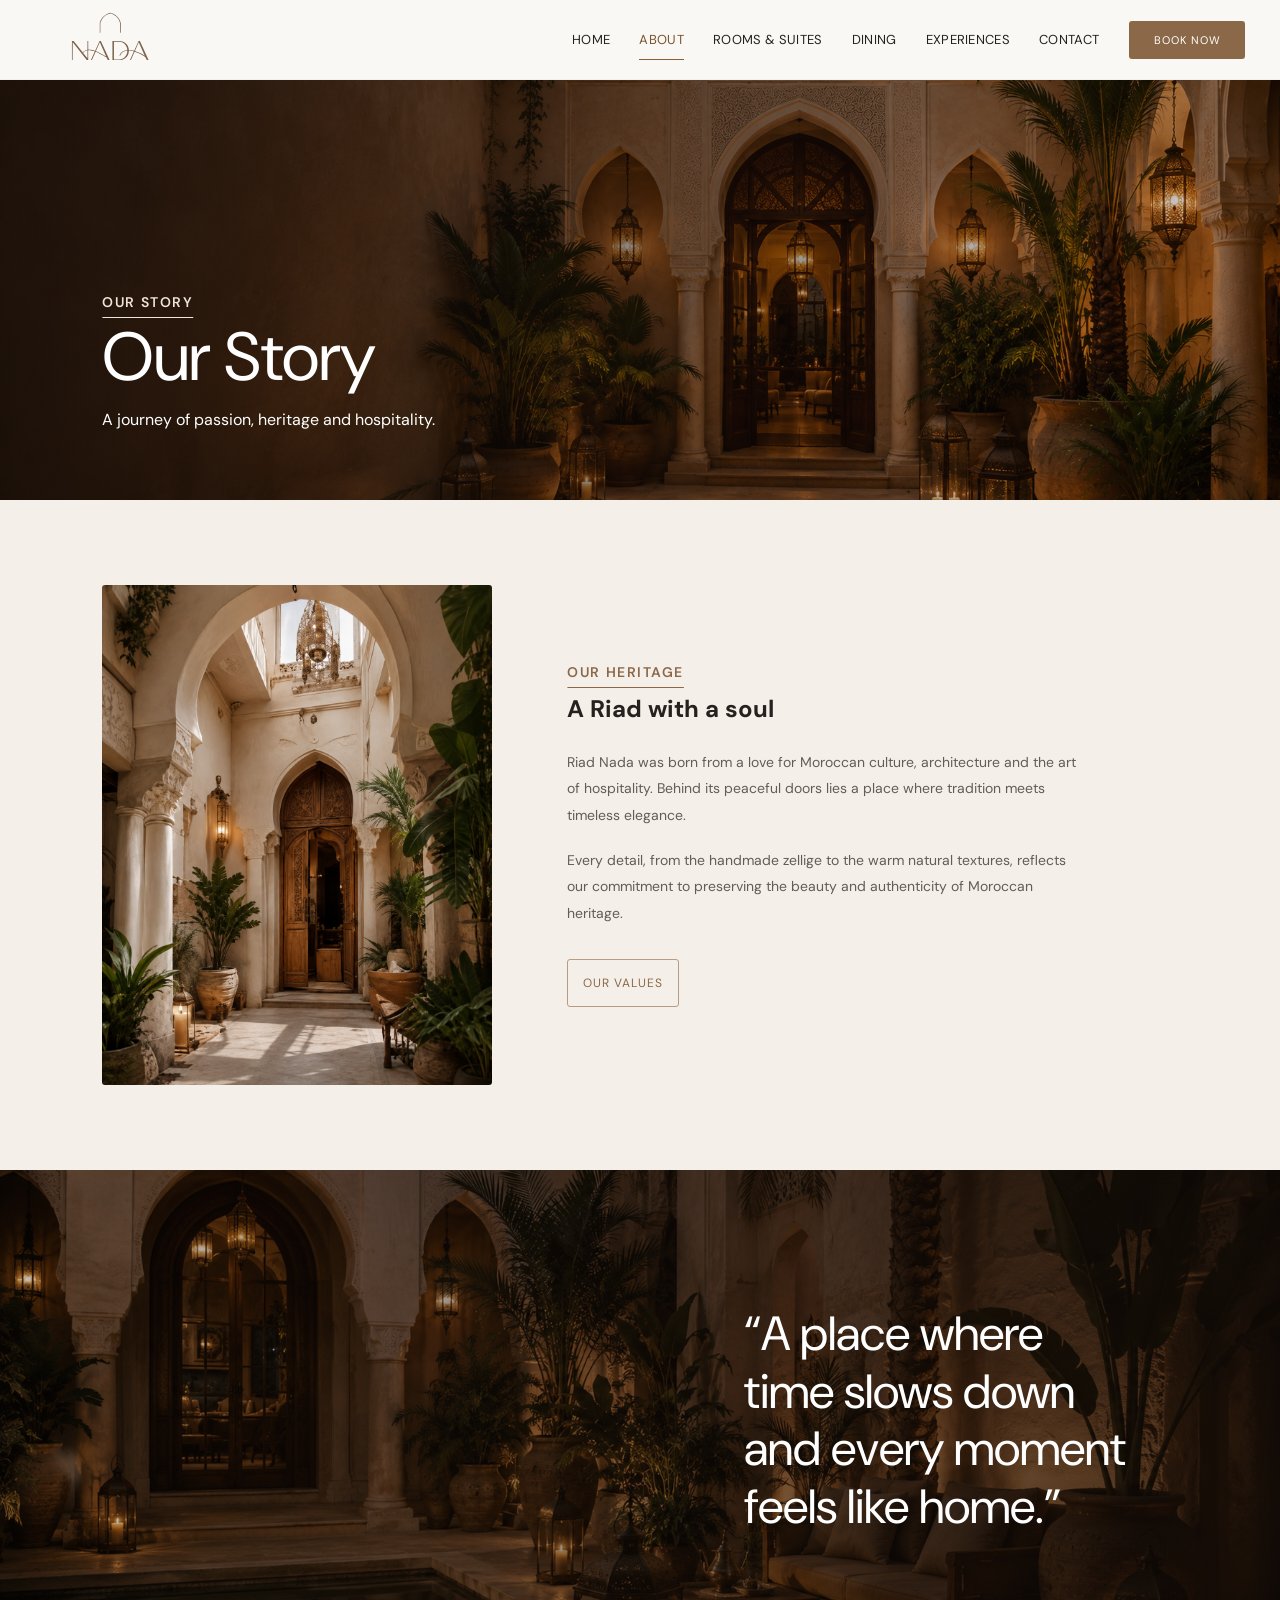
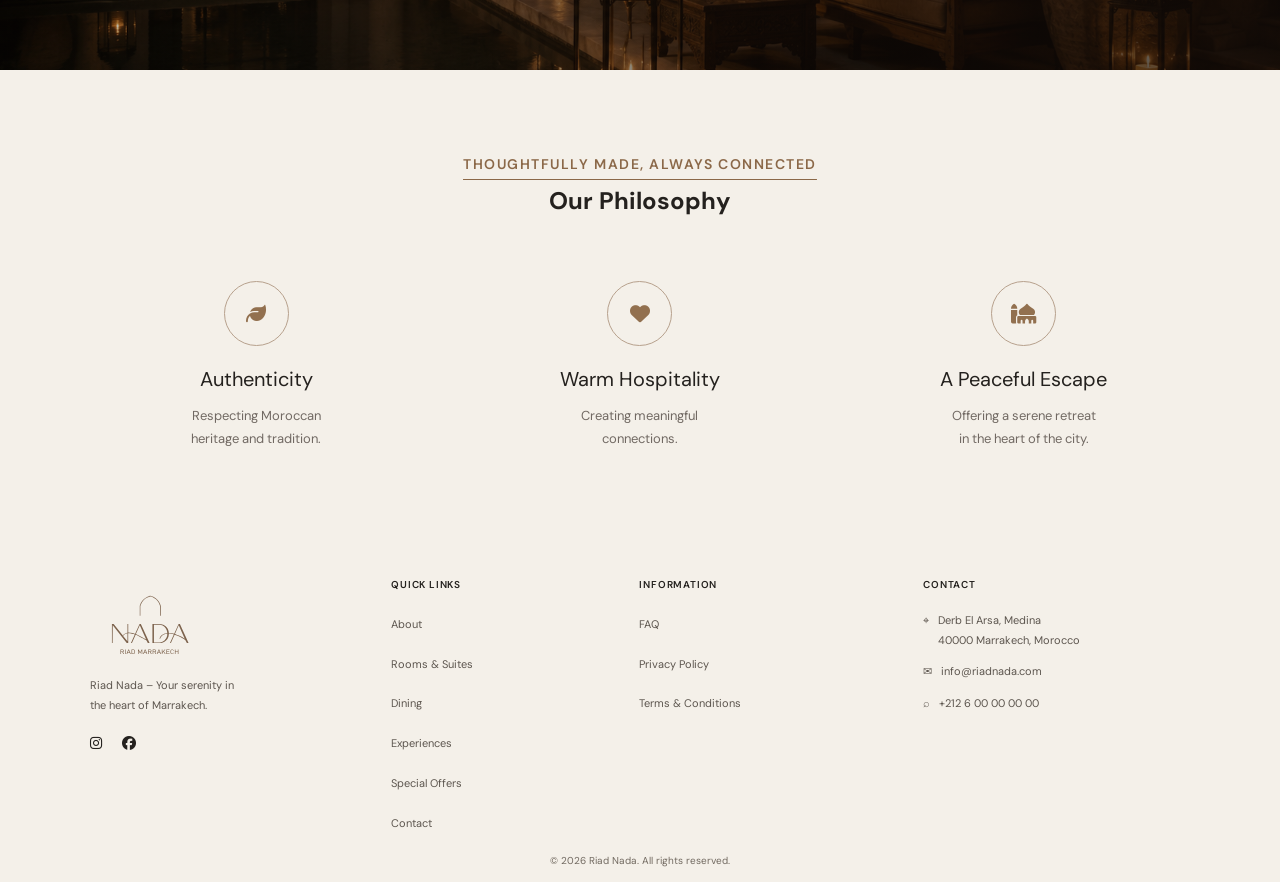
<file: our-story.html>
<!DOCTYPE html>
<html lang="en">

<head>
    <meta charset="UTF-8">
    <meta name="viewport" content="width=device-width, initial-scale=1.0">

    <title>Our Story | Riad Nada</title>

    <link rel="stylesheet" href="style.css">

    <link rel="stylesheet"
        href="https://cdnjs.cloudflare.com/ajax/libs/font-awesome/6.5.2/css/all.min.css">
</head>

<body>

    <!-- ========= HEADER ========= -->

    <header class="header">

        <a href="index.html">
            <img id="logo" class="logo"
                src="images/NADA RIAD LOGO.svg"
                alt="Logo Riad Nada">
        </a>

        <nav class="nav-bar">

            <a href="index.html#home">Home</a>

            <a href="our-story.html" class="active-nav">About</a>

            <a href="index.html#rooms">Rooms & Suites</a>

            <a href="index.html#dining">Dining</a>

            <a href="index.html#experiences">Experiences</a>

            <a href="index.html#contact">Contact</a>

        </nav>

         <!-- MOBILE MENU BUTTON -->
        <button class="menu-toggle" id="menuToggle" aria-label="Open menu" aria-expanded="false">
        <span></span>
        <span></span>
        <span></span>
        </button>  

        <a class="book-btn header-book"
            href="index.html#reservation">
            Book Now
        </a>

    </header>


    <main>


        <!-- ========= STORY HERO ========= -->

        <section class="story-hero">

            <img
                src="images/story-hero.png"
                alt="Riad Nada entrance">

            <div class="story-hero-overlay"></div>

            <div class="story-hero-content">

                <p class="eyebrow-light">
                    OUR STORY
                </p>

                <h1>
                    Our Story
                </h1>

                <p>
                    A journey of passion, heritage and hospitality.
                </p>

            </div>

        </section>


        <!-- ========= OUR HERITAGE ========= -->

        <section class="story-heritage">

            <div class="story-heritage-image">

                <img
                    src="images/heritage.png"
                    alt="Riad Nada heritage">

            </div>


            <div class="story-heritage-content">

                <p class="eyebrow">
                    OUR HERITAGE
                </p>

                <h2>
                    A Riad with a soul
                </h2>

                <p>
                    Riad Nada was born from a love for Moroccan culture,
                    architecture and the art of hospitality. Behind its
                    peaceful doors lies a place where tradition meets
                    timeless elegance.
                </p>

                <p>
                    Every detail, from the handmade zellige to the warm
                    natural textures, reflects our commitment to
                    preserving the beauty and authenticity of Moroccan
                    heritage.
                </p>

                <a class="about-btn" href="#philosophy">Our Values</a>

            </div>

        </section>


        <!-- ========= QUOTE ========= -->

        <section class="story-quote">

            <img
                src="images/quote.png"
                alt="Peaceful courtyard at Riad Nada">

            <div class="story-quote-overlay"></div>

            <div class="story-quote-content">

                <h2>
                    “A place where<br>
                    time slows down<br>
                    and every moment<br>
                    feels like home.”
                </h2>

            </div>

        </section>


        <!-- ========= PHILOSOPHY ========= -->

        <section class="story-philosophy" id="philosophy">

            <div class="container">

                <div class="story-philosophy-title">

                    <p class="eyebrow">
                        THOUGHTFULLY MADE, ALWAYS CONNECTED
                    </p>

                    <h2>
                        Our Philosophy
                    </h2>

                </div>


                <div class="story-values">


                    <article class="story-value">

                        <div class="story-icon">
                            <i class="fa-solid fa-leaf"></i>
                        </div>

                        <h3>
                            Authenticity
                        </h3>

                        <p>
                            Respecting Moroccan<br>
                            heritage and tradition.
                        </p>

                    </article>


                    <article class="story-value">

                        <div class="story-icon">
                            <i class="fa-solid fa-heart"></i>
                        </div>

                        <h3>
                            Warm Hospitality
                        </h3>

                        <p>
                            Creating meaningful<br>
                            connections.
                        </p>

                    </article>


                    <article class="story-value">

                        <div class="story-icon">
                            <i class="fa-solid fa-mosque"></i>
                        </div>

                        <h3>
                            A Peaceful Escape
                        </h3>

                        <p>
                            Offering a serene retreat<br>
                            in the heart of the city.
                        </p>

                    </article>


                </div>

            </div>

        </section>


    </main>


    <!-- ================= FOOTER ================= -->

    <footer class="footer" id="contact">

        <div class="container footer-grid">

            <div class="footer-brand">

                <img
                    src="images/NADA RIAD  SLOGAN.svg"
                    alt="Riad Nada logo">

                <p>
                    Riad Nada – Your serenity in<br>
                    the heart of Marrakech.
                </p>

                <div class="socials footer-socials">

                    <a href="#"
                        aria-label="Instagram">
                        <i class="fa-brands fa-instagram"></i>
                    </a>

                    <a href="#"
                        aria-label="Facebook">
                        <i class="fa-brands fa-facebook"></i>
                    </a>

                </div>

            </div>


            <div>

                <h4>Quick Links</h4>

                <a href="our-story.html">
                    About
                </a>

                <a href="index.html#rooms">
                    Rooms & Suites
                </a>

                <a href="index.html#dining">
                    Dining
                </a>

                <a href="index.html#experiences">
                    Experiences
                </a>

                <a href="#">
                    Special Offers
                </a>

                <a href="#contact">
                    Contact
                </a>

            </div>


            <div>

                <h4>Information</h4>

                <a href="#">
                    FAQ
                </a>

                <a href="#">
                    Privacy Policy
                </a>

                <a href="#">
                    Terms & Conditions
                </a>

            </div>


            <div>

                <h4>Contact</h4>

                <p>
                    ⌖ &nbsp; Derb El Arsa, Medina<br>
                    &nbsp;&nbsp;&nbsp;&nbsp; 40000 Marrakech, Morocco
                </p>

                <p>
                    ✉ &nbsp; info@riadnada.com
                </p>

                <p>
                    ⌕ &nbsp; +212 6 00 00 00 00
                </p>

            </div>

        </div>


        <div class="copyright">

            © <span id="year"></span>
            Riad Nada. All rights reserved.

        </div>

    </footer>


    <script src="script.js"></script>

</body>

</html>
</file>
<file: style.css>
@import url("https://fonts.googleapis.com/css2?family=DM+Sans:wght@400;500;600&family=Playfair+Display:wght@400;500;600&display=swap");

/* =========================================================
IMPORTS & VARIABLES
========================================================= */

:root {
--bg: #f4f0e9;
--paper: #f7f4ee;
--ink: #24211e;
--muted: #726a61;
--line: #ddd5cb;
--brown: #8b6848;
--brown-dark: #6d4d31;
--white: #fffdf9;
--serif: "Playfair Display", Georgia, serif;
--sans: "DM Sans", Arial, sans-serif;
}

/* =========================================================
GLOBAL STYLES
========================================================= */

* {
  margin: 0;
  padding: 0;
  box-sizing: border-box;
  }

html {
scroll-behavior: smooth;
}

body {
font-family: var(--sans);
color: var(--ink);
background: var(--bg);
overflow-x: hidden;
}

img {
display: block;
width: 100%;
}

a {
text-decoration: none;
color: inherit;
}

.container {
width: min(86%, 1420px);
margin-inline: auto;
}

/* =========================================================
HEADER & NAVIGATION
========================================================= */

.header {
height: 80px;
padding: 0 2.7%;
background: #faf8f4fa;
display: flex;
align-items: center;
gap: 30px;
position: sticky;
top: 0;
z-index: 1000;
border-bottom: 1px solid #00000008;
}

.logo {
width: 150px;
height: 90px;
object-fit: contain;
flex-shrink: 0;
}

.nav-bar {
margin-left: auto;
display: flex;
align-items: center;
justify-content: center;
gap: 29px;
font-size: 13px;
text-transform: uppercase;
letter-spacing: 0.025em;
}

.nav-bar a {
position: relative;
white-space: nowrap;
transition: 0.5s;
}

.nav-bar a:hover {
color: var(--brown);
text-decoration: underline 1.5px;
text-underline-offset: 10px;
}

.book-btn {
display: inline-flex;
align-items: center;
justify-content: center;
gap: 10px;
min-height: 38px;
padding: 0 25px;
background: var(--brown);
color: white;
text-transform: uppercase;
font-size: 11px;
letter-spacing: 0.08em;
white-space: nowrap;
border-radius: 3px;
margin-left: 0;
transition: 0.3s ease;
}

.book-btn:hover .arrow {
transform: translateY(2px);
}

.book-btn:hover {
background: var(--brown-dark);
transform: translateY(-1px);
}

/* =========================================================
MOBILE MENU BUTTON
========================================================= */

.menu-toggle {
display: none;
width: 42px;
height: 42px;
padding: 8px;
border: none;
background: transparent;
cursor: pointer;

flex-direction: column;
justify-content: center;
align-items: center;
gap: 5px;

flex-shrink: 0;
position: relative;
z-index: 1100;
}

.menu-toggle span {
display: block;
width: 24px;
height: 1.5px;
background: var(--ink);
transition:
transform 0.3s ease,
opacity 0.2s ease;
transform-origin: center;
}

/* Hamburger → X */

.menu-toggle.active span:nth-child(1) {
transform: translateY(6.5px) rotate(45deg);
}

.menu-toggle.active span:nth-child(2) {
opacity: 0;
}

.menu-toggle.active span:nth-child(3) {
transform: translateY(-6.5px) rotate(-45deg);
}

/* =========================================================
HOME PAGE — HERO
========================================================= */

.hero {
min-height: 500px;
height: calc(100vh - 80px);
max-height: 700px;
position: relative;
overflow: hidden;
color: white;
}

.hero-bg {
position: absolute;
inset: 0;
width: 100%;
height: 100%;
object-fit: cover;
object-position: center;
}

.hero::before {
content: "";
position: absolute;
inset: 0;
z-index: 1;
background: linear-gradient(
90deg,
rgba(22, 16, 11, 0.82) 0%,
rgba(27, 20, 14, 0.56) 43%,
rgba(26, 19, 13, 0.08) 76%
);
}

.hero-content {
position: relative;
z-index: 2;
width: min(86%, 1420px);
margin: auto;
margin-top: 80px;
}

.eyebrow,
.eyebrow-light {
margin-bottom: 12px;
text-transform: uppercase;
text-decoration: underline;
text-underline-offset: 10px;
font-size: 14px;
letter-spacing: 0.11em;
font-weight: 600;
}

.eyebrow {
color: var(--brown);
}

.eyebrow-light {
color: #eee4d8;
}

.hero-title {
max-width: 570px;
margin-bottom: 19px;
font-family: var(--serif);
font-size: clamp(42px, 5vw, 74px);
font-weight: 400;
line-height: 1.08;
}

.hero-description {
margin-bottom: 26px;
font-size: 14px;
line-height: 1.85;
color: #f3eee7;
}

.hero-socials-icons {
position: absolute;
top: 50%;
right: 35px;
z-index: 3;
display: flex;
flex-direction: column;
gap: 12px;
}

.hero-socials-icons a {
width: 25px;
height: 25px;
display: grid;
place-items: center;
color: white;
font-size: 15px;
transition: 0.3s;
}

.hero-socials-icons a img {
width: 20px;
height: 20px;
object-fit: contain;
}

.hero-socials-icons a:hover {
background: var(--brown);
border-radius: 50%;
}

/* =========================================================
HOME PAGE — ABOUT
========================================================= */

.about-section {
width: min(86%, 1420px);
margin-inline: auto;
padding: 55px 0;
display: grid;
grid-template-columns: 0.9fr 1.2fr;
align-items: center;
gap: 90px;
}

.about-content h2 {
margin-top: 25px;
margin-bottom: 18px;
font-family: var(--serif);
font-size: 30px;
font-weight: 400;
line-height: 1.2;
}

.about-content > p:not(.eyebrow) {
margin-bottom: 22px;
color: #57514b;
font-size: 14px;
line-height: 1.75;
}

.about-btn {
display: inline-flex;
align-items: center;
min-height: 36px;
padding: 15px;
border: 1.4px solid #b89c82;
border-radius: 3px;
color: var(--brown);
text-transform: uppercase;
letter-spacing: 0.08em;
font-size: 12px;
font-weight: 400;
transition: 0.5s;
}

.about-btn:hover {
background: var(--brown);
color: white;
border: var(--brown);
transform: translateY(-1px);
}

.about-image {
height: 320px;
overflow: hidden;
border-radius: 7px;
}

.about-image img {
width: 100%;
height: 100%;
object-fit: cover;
}

/* =========================================================
HOME PAGE — ROOMS
========================================================= */

.rooms {
padding-top: 25px;
padding-bottom: 50px;
}

.rooms .container {
display: grid;
grid-template-columns: 1fr auto;
grid-template-areas:
"eyebrow link"
"title link";
align-items: end;
column-gap: 30px;
margin-bottom: 20px;
}

.rooms .container .eyebrow {
grid-area: eyebrow;
margin-bottom: 22px;
}

.rooms .container h2 {
grid-area: title;
font-family: var(--serif);
font-size: 30px;
font-weight: 400;
line-height: 1.1;
}

.rooms .container > a {
grid-area: link;
align-self: end;
color: var(--brown-dark);
text-transform: uppercase;
letter-spacing: 0.08em;
font-size: 11px;
white-space: nowrap;
}

.rooms .container > a span {
margin-right: 100px;
font-size: 19px;
}

.rooms-grid {
width: min(86%, 1420px);
margin-inline: auto;
display: grid;
grid-template-columns: repeat(4, 1fr);
gap: 20px;
}

.room-card {
overflow: hidden;
background: #f8f5ef;
border: 1px solid var(--line);
border-radius: 5px;
box-shadow: 0 4px 10px rgba(0, 0, 0, 0.1);
}

.room-card:hover {
background: var(--line);
transition: 1s;
}

.card-image {
height: 190px;
overflow: hidden;
}

.card-image img {
height: 100%;
object-fit: cover;
}

.room-content {
padding: 18px 16px 18px;
}

.room-content h3 {
margin-bottom: 9px;
font-family: var(--serif);
font-size: 18px;
font-weight: 400;
}

.room-content p {
min-height: 55px;
margin-bottom: 12px;
color: #68615a;
font-size: 12px;
line-height: 1.7;
}

.room-content a {
color: var(--brown-dark);
text-transform: uppercase;
letter-spacing: 0.08em;
font-size: 10px;
}

.room-content span {
margin-left: 8px;
font-size: 18px;
}

/* =========================================================
HOME PAGE — DINING & EXPERIENCES
========================================================= */

.split-grid {
display: grid;
grid-template-columns: 1fr 1fr;
gap: 3px;
}

.feature-panel {
height: 260px;
position: relative;
overflow: hidden;
color: white;
}

.feature-panel > img {
position: absolute;
inset: 0;
width: 100%;
height: 100%;
object-fit: cover;
}

.feature-panel::before {
content: "";
position: absolute;
inset: 0;
z-index: 1;
background: linear-gradient(
90deg,
rgba(29, 18, 11, 0.8),
rgba(30, 18, 10, 0.3)
);
}

.feature-content {
position: relative;
z-index: 2;
padding: 45px 12%;
}

.feature-content h2 {
margin-bottom: 10px;
font-family: var(--serif);
font-size: 34px;
font-weight: 400;
}

.feature-content p:not(.eyebrow-light) {
margin-bottom: 15px;
font-size: 12px;
line-height: 1.7;
}

.small {
min-height: 34px;
padding: 0 16px;
font-size: 9px;
}

/* =========================================================
HOME PAGE — RESERVATION
========================================================= */

.reservation {
margin-left: 90px;
margin-right: 90px;
padding: 28px 0 24px;
background: #f5f2ed;
border-bottom: 1px solid var(--line);
}

.reservation-grid {
display: grid;
grid-template-columns: 1.15fr 3.8fr;
align-items: end;
gap: 35px;
}

.reservation h2 {
margin: 0;
margin-top: 20px;
font-family: var(--serif);
font-size: 25px;
letter-spacing: 0.06em;
}

.booking-form {
display: grid;
grid-template-columns: repeat(4, 1fr) 1.2fr;
gap: 10px;
}

.booking-form label {
display: block;
}

.booking-form label span {
display: block;
margin-bottom: 7px;
color: #5e574f;
text-transform: uppercase;
letter-spacing: 0.07em;
font-size: 9px;
}

.booking-form input,
.booking-form select {
width: 100%;
height: 40px;
padding: 0 10px;
border: 1px solid #d7cfc5;
background: #f8f6f2;
color: #625b54;
font-family: var(--sans);
font-size: 11px;
outline: none;
}

.booking-form input:focus,
.booking-form select:focus {
border-color: var(--brown);
}

.booking-form .book-btn {
align-self: end;
height: 40px;
min-height: 40px;
padding: 0 13px;
border: none;
border-radius: 3px;
font-size: 12px;
}

.booking-message {
width: min(86%, 1420px);
min-height: 18px;
margin: 10px auto 0;
color: var(--brown-dark);
font-size: 12px;
}

/* =========================================================
FOOTER
========================================================= */

.footer {
padding: 32px 0 15px;
background: var(--bg);
}

.footer-grid {
width: min(86%, 1420px);
margin-inline: auto;
display: grid;
grid-template-columns: 1.3fr 1fr 1.2fr 1.5fr;
gap: 70px;
}

.footer-brand img {
width: 120px;
height: 90px;
margin-bottom: 8px;
object-fit: contain;
}

.footer p,
.footer a {
display: block;
color: #5c554e;
font-size: 11px;
line-height: 1.8;
}

.footer h4 {
margin-bottom: 12px;
text-transform: uppercase;
letter-spacing: 0.08em;
font-size: 10px;
font-weight: 600;
}

.footer a {
margin: 4px 0;
transition: 0.3s;
}

.footer a:hover {
color: var(--brown);
}

.footer-socials {
display: flex;
gap: 12px;
margin-top: 12px;
}

.footer-socials a {
width: 20px;
height: 20px;
color: var(--ink);
font-size: 14px;
}

.copyright {
margin-top: 16px;
color: #716960;
font-size: 10px;
text-align: center;
}

/* =========================================================
HOME PAGE — RESPONSIVE
========================================================= */

@media (max-width: 1180px) {
.nav-bar {
gap: 15px;
font-size: 10px;
}

.header {
gap: 20px;
}

.about-section {
gap: 50px;
}

.footer-grid {
gap: 35px;
}
}

@media (max-width: 900px) {
.header {
height: 68px;
}

.header-book {
display: none;
}

.nav-bar {
gap: 12px;
}

.hero {
height: 650px;
}

.about-section {
grid-template-columns: 1fr;
gap: 30px;
}

.about-image {
height: 350px;
}

.rooms-grid {
grid-template-columns: repeat(2, minmax(0, 1fr));
}

.card-image {
height: 200px;
}

.reservation {
margin-left: 40px;
margin-right: 40px;
}

.reservation-grid {
grid-template-columns: 1fr;
}

.booking-form {
grid-template-columns: repeat(2, minmax(0, 1fr));
}

.booking-form .book-btn {
grid-column: span 2;
}
}

@media (max-width: 768px) {
.container,
.hero-content,
.rooms-grid,
.about-section {
width: 88%;
}

/* HEADER */

.header {
height: 70px;
padding: 0 5%;
gap: 0;
justify-content: space-between;
}

.logo {
width: 95px;
height: 60px;
}

.header-book {
display: none;
}

/* HAMBURGER */

.menu-toggle {
display: flex;
}

/* MOBILE NAV */

.nav-bar {
position: absolute;
top: 70px;
left: 0;
width: 100%;
padding: 22px 5%;

background: #faf8f4;

border-top: 1px solid var(--line);
border-bottom: 1px solid var(--line);

display: flex;
flex-direction: column;
align-items: flex-start;
justify-content: flex-start;

gap: 18px;

font-size: 12px;

transform: translateY(-10px);
opacity: 0;
visibility: hidden;
pointer-events: none;

transition:
  transform 0.3s ease,
  opacity 0.3s ease,
  visibility 0.3s ease;

}

.nav-bar.active {
transform: translateY(0);
opacity: 1;
visibility: visible;
pointer-events: auto;
}

.nav-bar a {
width: 100%;
}

.nav-bar a:hover {
text-decoration: none;
}

/* HERO */

.hero {
height: 620px;
}

.hero-title {
font-size: 49px;
}

.hero-socials-icons {
right: 12px;
}

.section {
padding: 55px 0;
}

/* ABOUT */

.about-section {
display: block;
}

.about-image {
height: 250px;
margin-top: 30px;
}

/* ROOMS */

.rooms .container {
grid-template-columns: 1fr auto;
align-items: end;
gap: 15px;
}

.rooms .container > a {
align-self: end;
margin: 0;
}

.rooms .container > a span {
margin-right: 0;
font-size: 17px;
}

.rooms .eyebrow {
font-size: 10px;
}

.rooms-grid {
grid-template-columns: 1fr;
}

.card-image {
height: 220px;
}

/* SPLIT */

.split-grid {
grid-template-columns: 1fr;
}

.feature-panel {
height: 280px;
}

.feature-content {
padding: 52px 10%;
}

/* RESERVATION */

.reservation {
margin-left: 0;
margin-right: 0;
padding: 35px 6%;
}

.booking-form {
grid-template-columns: 1fr;
}

.booking-form .book-btn {
grid-column: auto;
width: 100%;
}

/* FOOTER */

.footer {
padding: 45px 0 18px;
}

.footer-grid {
width: 88%;
grid-template-columns: repeat(2, minmax(0, 1fr));
gap: 35px 28px;
}

.footer-brand {
grid-column: 1 / -1;
}

.footer-brand img {
width: 105px;
height: 75px;
}

.copyright {
width: 88%;
margin: 25px auto 0;
}
}

@media (max-width: 480px) {
.container,
.hero-content,
.rooms-grid,
.about-section {
width: 90%;
}

.header {
padding: 0 5%;
}

.logo {
width: 88px;
height: 58px;
}

.nav-bar {
top: 70px;
padding: 20px 6%;
gap: 16px;
font-size: 11px;
}

.hero-title {
font-size: 42px;
}

.hero-description {
font-size: 13px;
}

.rooms .container {
grid-template-columns: 1fr;
gap: 12px;
}

.rooms .container > a {
justify-self: start;
}

.rooms .container > a span {
font-size: 16px;
}

.footer {
padding: 38px 0 15px;
}

.footer-grid {
width: 90%;
grid-template-columns: 1fr 1fr;
gap: 28px 20px;
}

.footer-brand {
grid-column: 1 / -1;
}

.footer p,
.footer a {
font-size: 10.5px;
}
}

@media (max-width: 360px) {
.footer-grid {
grid-template-columns: 1fr;
gap: 22px;
}

.footer-brand {
grid-column: auto;
}

.hero-title {
font-size: 38px;
}
}

/* =========================================================
OUR STORY PAGE
========================================================= */

/* STORY HERO */

.story-hero {
width: 100%;
height: 420px;
position: relative;
overflow: hidden;
}

.story-hero > img {
width: 100%;
height: 100%;
object-fit: cover;
object-position: center;
}

.story-hero-overlay {
position: absolute;
inset: 0;
background: linear-gradient(
90deg,
rgba(20, 12, 8, 0.72) 0%,
rgba(20, 12, 8, 0.52) 45%,
rgba(20, 12, 8, 0.2) 100%
);
}

.story-hero-content {
position: absolute;
left: 8%;
bottom: 70px;
color: #ffffff;
}

.story-hero-content h1 {
margin-bottom: 18px;
font-size: 68px;
font-weight: 400;
line-height: 1;
}

.story-hero-content > p:last-child {
font-size: 16px;
}

/* HERITAGE SECTION */

.story-heritage {
width: 100%;
max-width: 1280px;
margin: 0 auto;
padding: 85px 8%;
display: flex;
align-items: center;
gap: 75px;
}

/* HERITAGE IMAGE */

.story-heritage-image {
width: 390px;
height: 500px;
flex-shrink: 0;
overflow: hidden;
border-radius: 3px;
}

.story-heritage-image img {
width: 100%;
height: 100%;
object-fit: cover;
object-position: center;
}

/* HERITAGE CONTENT */

.story-heritage-content {
max-width: 510px;
}

.story-heritage-content h2 {
margin-bottom: 25px;
}

.story-heritage-content p:not(.eyebrow) {
margin-bottom: 18px;
color: #645c56;
font-size: 14px;
line-height: 1.9;
}

.story-heritage-content .about-btn {
display: inline-block;
margin-top: 15px;
}

/* STORY QUOTE */

.story-quote {
width: 100%;
height: 500px;
position: relative;
overflow: hidden;
}

.story-quote > img {
width: 100%;
height: 100%;
object-fit: cover;
object-position: center;
}

.story-quote-overlay {
position: absolute;
inset: 0;
background: linear-gradient(
90deg,
rgba(20, 12, 8, 0.25) 0%,
rgba(20, 12, 8, 0.72) 100%
);
}

.story-quote-content {
position: absolute;
top: 50%;
right: 12%;
transform: translateY(-50%);
}

.story-quote-content h2 {
color: white;
font-size: 48px;
font-weight: 400;
line-height: 1.2;
}

/* STORY PHILOSOPHY */

.story-philosophy {
padding: 85px 0 95px;
text-align: center;
}

.story-philosophy-title {
margin-bottom: 65px;
}

.story-values {
display: grid;
grid-template-columns: repeat(3, 1fr);
gap: 50px;
}

.story-value {
text-align: center;
}

.story-icon {
width: 65px;
height: 65px;
margin: 0 auto 20px;
display: flex;
align-items: center;
justify-content: center;
border: 1px solid #b7a18d;
border-radius: 50%;
}

.story-icon i {
color: #92704f;
font-size: 20px;
}

.story-value h3 {
margin-bottom: 12px;
font-size: 20px;
font-weight: 400;
}

.story-value p {
color: #716963;
font-size: 13px;
line-height: 1.8;
}

/* STORY PAGE — RESPONSIVE TABLET */

@media (max-width: 900px) {
.story-heritage {
padding: 70px 6%;
gap: 45px;
}

.story-heritage-image {
width: 42%;
height: 450px;
}

.story-quote-content {
right: 8%;
}

.story-quote-content h2 {
font-size: 40px;
}
}

/* STORY PAGE — RESPONSIVE MOBILE */

@media (max-width: 768px) {
/* HERO */

.story-hero {
height: 400px;
}

.story-hero-content {
left: 30px;
bottom: 55px;
}

.story-hero-content h1 {
font-size: 52px;
}

/* HERITAGE */

.story-heritage {
padding: 60px 25px;
flex-direction: column;
align-items: flex-start;
gap: 40px;
}

.story-heritage-image {
width: 100%;
height: 480px;
}

.story-heritage-content {
max-width: 100%;
}

/* QUOTE */

.story-quote {
height: 480px;
}

.story-quote-content {
left: 30px;
right: 25px;
}

.story-quote-content h2 {
font-size: 39px;
}

/* PHILOSOPHY */

.story-philosophy {
padding: 65px 0;
}

.story-values {
grid-template-columns: 1fr;
gap: 50px;
}
}

@media (max-width: 480px) {
.story-hero-content h1 {
font-size: 45px;
}

.story-hero-content > p:last-child {
font-size: 14px;
}

.story-heritage-image {
height: 400px;
}

.story-heritage-content h2 {
font-size: 36px;
}

.story-quote {
height: 420px;
}

.story-quote-content h2 {
font-size: 33px;
}

.story-philosophy .eyebrow {
font-size: 10px;
}
}

/* =========================================================
DELUXE ROOM PAGE
========================================================= */

/* ROOM HERO */

.room-hero {
width: 100%;
height: 460px;
position: relative;
overflow: hidden;
}

.room-hero-image {
width: 100%;
height: 100%;
display: block;
object-fit: cover;
object-position: center;
}

.room-hero-overlay {
position: absolute;
inset: 0;
background: linear-gradient(
90deg,
rgba(28, 18, 12, 0.6),
rgba(28, 18, 12, 0.15)
);
}

.room-hero-content {
position: absolute;
left: 8%;
bottom: 60px;
color: white;
}

.room-hero-content h1 {
margin-bottom: 12px;
font-size: 60px;
font-weight: 400;
line-height: 1.1;
}

.room-hero-content p {
font-size: 13px;
opacity: 0.9;
}

/* ROOM DETAILS */

.room-details-section {
padding: 75px 0 45px;
}

.room-details-grid {
display: grid;
grid-template-columns: 1fr 320px;
align-items: start;
gap: 80px;
}

.room-description {
max-width: 650px;
}

.room-description h2 {
margin-bottom: 22px;
}

.room-description > p {
max-width: 550px;
color: #655d57;
font-size: 15px;
line-height: 1.9;
}

/* ROOM SPECIFICATIONS */

.room-specifications {
display: grid;
grid-template-columns: repeat(4, 1fr);
margin-top: 45px;
gap: 25px;
}

.specification {
display: flex;
flex-direction: column;
align-items: center;
text-align: center;
gap: 12px;
}

.specification i {
color: #9b7655;
font-size: 20px;
}

.specification strong {
color: #5d544d;
font-size: 13px;
font-weight: 400;
}

/* PRICE CARD */

.room-price-card {
min-height: 220px;
padding: 32px;
display: flex;
flex-direction: column;
border: 1px solid #ded7d0;
}

.room-price-label {
margin-bottom: 10px;
color: #6d6259;
font-size: 13px;
}

.room-price-card h3 {
margin: 0;
font-family: Arial, sans-serif;
font-size: 32px;
font-weight: 500;
color: #2d2926;
}

.room-price-night {
margin-top: 5px;
color: #6d6259;
font-size: 14px;
}

.room-book-btn {
width: 100%;
margin-top: auto;
padding: 15px 20px;
text-align: center;
}

/* ROOM GALLERY */

.room-gallery {
padding: 35px 0 70px;
}

.gallery-grid {
display: grid;
grid-template-columns: 2fr 1fr;
height: 480px;
gap: 16px;
}

.gallery-main,
.gallery-side > div {
overflow: hidden;
}

.gallery-main {
height: 100%;
}

.gallery-side {
height: 100%;
display: grid;
grid-template-rows: 1fr 1fr;
gap: 16px;
}

.gallery-main img,
.gallery-side img {
width: 100%;
height: 100%;
display: block;
object-fit: cover;
transition: transform 0.5s ease;
}

.gallery-main:hover img,
.gallery-side > div:hover img {
transform: scale(1.04);
}

/* ROOM AMENITIES */

.room-amenities {
padding: 30px 0 80px;
}

.room-amenities h2 {
margin-bottom: 50px;
}

.amenities-grid {
display: grid;
grid-template-columns: repeat(6, 1fr);
gap: 25px;
}

.amenity {
display: flex;
flex-direction: column;
align-items: center;
text-align: center;
gap: 14px;
}

.amenity i {
color: #9b7655;
font-size: 21px;
}

.amenity span {
color: #5e5650;
font-size: 13px;
}

/* OTHER ROOMS */

.other-rooms {
padding: 10px 0 90px;
}

.other-rooms h2 {
margin-bottom: 35px;
}

.other-rooms-grid {
display: grid;
grid-template-columns: repeat(3, 1fr);
gap: 22px;
}

.other-room-card {
display: block;
color: inherit;
text-decoration: none;
}

.other-room-image {
width: 100%;
height: 190px;
overflow: hidden;
}

.other-room-image img {
width: 100%;
height: 100%;
display: block;
object-fit: cover;
transition: transform 0.4s ease;
}

.other-room-card:hover img {
transform: scale(1.05);
}

.other-room-card h3 {
margin-top: 14px;
font-size: 16px;
font-weight: 400;
}

/* ROOM CONTAINERS */

.room-details-section .container,
.room-gallery .container,
.room-amenities .container,
.other-rooms .container {
width: 85%;
margin-left: auto;
margin-right: auto;
}

/* ROOM PAGE — RESPONSIVE TABLET */

@media (max-width: 900px) {
.room-details-grid {
grid-template-columns: 1fr 280px;
gap: 45px;
}

.room-specifications {
grid-template-columns: repeat(2, 1fr);
}

.amenities-grid {
grid-template-columns: repeat(3, 1fr);
row-gap: 40px;
}
}

/* ROOM PAGE — RESPONSIVE MOBILE */

@media (max-width: 768px) {
.room-hero {
height: 400px;
}

.room-hero-content {
left: 25px;
bottom: 50px;
}

.room-hero-content h1 {
font-size: 46px;
}

.room-details-section {
padding: 60px 0 30px;
}

.room-details-grid {
grid-template-columns: 1fr;
gap: 45px;
}

.room-price-card {
width: 100%;
}

.room-gallery {
padding-bottom: 60px;
}

.gallery-grid {
grid-template-columns: 1fr;
height: auto;
}

.gallery-main {
height: 400px;
}

.gallery-side {
grid-template-columns: repeat(2, 1fr);
grid-template-rows: none;
height: 220px;
}

.amenities-grid {
grid-template-columns: repeat(2, 1fr);
gap: 35px 20px;
}

.other-rooms-grid {
grid-template-columns: 1fr;
gap: 35px;
}

.other-room-image {
height: 240px;
}
}

@media (max-width: 768px) {
.room-price-card {
width: 100%;
max-width: 100%;
margin: 0;
padding: 25px;
}

.room-book-btn {
width: 100%;
max-width: 100%;
margin: 20px 0 0;
padding: 14px 18px;
box-sizing: border-box;
}
}

@media (max-width: 768px) {
.room-details-section .container,
.room-gallery .container,
.room-amenities .container,
.other-rooms .container {
width: 88%;
margin-left: auto;
margin-right: auto;
}
}

@media (max-width: 480px) {
.room-hero {
height: 350px;
}

.room-hero-content h1 {
font-size: 40px;
}

.room-specifications {
gap: 30px 15px;
}

.gallery-main {
height: 330px;
}

.gallery-side {
height: 160px;
}

.room-amenities h2,
.other-rooms h2 {
font-size: 32px;
}
}

/* =========================================================
MENU PAGE
========================================================= */

/* ACTIVE NAVIGATION */

.nav-bar .active-nav {
position: relative;
color: #7a542f;
}

.nav-bar .active-nav::after {
content: "";
position: absolute;
left: 0;
bottom: -12px;
width: 100%;
height: 1px;
background-color: #8a5f36;
}

/* MENU HERO */

.menu-hero {
position: relative;
width: 100%;
height: 650px;
overflow: hidden;
}

.menu-hero img {
width: 100%;
height: 100%;
display: block;
object-fit: cover;
object-position: center;
}

.menu-hero-overlay {
position: absolute;
inset: 0;
background: linear-gradient(
90deg,
rgba(24, 15, 9, 0.75),
rgba(24, 15, 9, 0.28)
);
}

.menu-hero-content {
position: absolute;
z-index: 2;
left: 8%;
bottom: 100px;
color: #ffffff;
}

.menu-hero-content h1 {
margin: 12px 0;
font-size: 64px;
font-weight: 400;
line-height: 1.1;
}

.menu-hero-content > p:last-child {
color: rgba(255, 255, 255, 0.8);
font-size: 14px;
}

/* MENU SECTION */

.menu-section {
width: 100%;
padding: 90px 0 100px;
background-color: #f7f5f1;
}

.menu-container {
width: calc(100% - 160px);
max-width: 1100px;
margin: 0 auto;
}

/* MENU INTRO */

.menu-intro {
max-width: 720px;
margin-bottom: 70px;
}

.menu-intro .eyebrow {
margin-bottom: 15px;
}

.menu-intro h2 {
margin-bottom: 20px;
color: #3f3025;
font-size: 42px;
font-weight: 400;
}

.menu-intro > p:last-child {
max-width: 620px;
color: #6f665e;
font-size: 16px;
line-height: 1.8;
}

/* MENU CATEGORY */

.menu-category {
width: 100%;
margin-bottom: 70px;
}

.menu-category > h2,
.menu-food-content > h2 {
margin-bottom: 25px;
color: #4a392d;
font-size: 34px;
font-weight: 400;
}

/* MENU ITEM */

.menu-list,
.menu-item-info {
width: 100%;
}

.menu-item {
width: 100%;
margin-bottom: 18px;
}

.menu-item-title {
width: 100%;
display: flex;
align-items: baseline;
gap: 10px;
}

.menu-item-title h3 {
flex-shrink: 0;
margin: 0;
font-family: inherit;
font-size: 16px;
font-weight: 500;
color: #4a4038;
}

.menu-item-title span {
flex: 1;
min-width: 20px;
border-bottom: 1px dotted #b8aea4;
}

.menu-item-title strong {
flex-shrink: 0;
color: #58473a;
font-size: 15px;
font-weight: 500;
}

.menu-item-info p {
margin: 7px 0 0;
color: #857970;
font-size: 14px;
line-height: 1.6;
}

/* MENU CATEGORY WITH IMAGE */

.menu-category-image {
display: grid;
grid-template-columns: minmax(0, 1fr) 330px;
align-items: center;
gap: 55px;
}

.menu-food-content {
min-width: 0;
}

.menu-side-image {
width: 100%;
height: 260px;
overflow: hidden;
border-radius: 2px;
}

.menu-side-image img {
width: 100%;
height: 100%;
display: block;
object-fit: cover;
transition: transform 0.5s ease;
}

.menu-side-image:hover img {
transform: scale(1.04);
}

/* FOOTER LINKS FIX */

.footer-grid > div:not(.footer-brand) {
display: flex;
flex-direction: column;
gap: 12px;
}

.footer-grid h4 {
margin: 0 0 8px;
}

.footer-grid a {
text-decoration: none;
}

/* MENU PAGE — RESPONSIVE */

@media (max-width: 900px) {
.menu-container {
width: calc(100% - 80px);
}

.menu-hero {
height: 550px;
}

.menu-hero-content h1 {
font-size: 52px;
}

.menu-category-image {
grid-template-columns: 1fr;
gap: 35px;
}

.menu-side-image {
width: 100%;
height: 380px;
}
}

@media (max-width: 600px) {
.menu-hero {
height: 480px;
}

.menu-hero-content {
left: 30px;
bottom: 70px;
}

.menu-hero-content h1 {
font-size: 45px;
}

.menu-section {
padding: 65px 0 70px;
}

.menu-container {
width: calc(100% - 40px);
}

.menu-intro {
margin-bottom: 55px;
}

.menu-intro h2 {
font-size: 34px;
}

.menu-category > h2,
.menu-food-content > h2 {
font-size: 30px;
}

.menu-item-title {
gap: 7px;
}

.menu-item-title h3 {
font-size: 14px;
}

.menu-item-title strong {
font-size: 13px;
}

.menu-side-image {
height: 260px;
}
}

/* =========================================================
EXPERIENCES PAGE
========================================================= */

/* EXPERIENCE HERO */

.experience-hero {
position: relative;
width: 100%;
height: 650px;
overflow: hidden;
}

.experience-hero img {
width: 100%;
height: 100%;
display: block;
object-fit: cover;
}

.experience-hero-overlay {
position: absolute;
inset: 0;
background: linear-gradient(
90deg,
rgba(0, 0, 0, 0.6),
rgba(0, 0, 0, 0.2),
rgba(0, 0, 0, 0.1)
);
}

.experience-hero-content {
position: absolute;
top: 50%;
left: 9%;
transform: translateY(-50%);
color: #ffffff;
}

.experience-hero-content h1 {
margin: 10px 0 12px;
font-family: Georgia, serif;
font-size: 70px;
font-weight: 400;
line-height: 1;
}

.experience-hero-content > p:last-child {
margin: 0;
font-size: 18px;
letter-spacing: 0.3px;
}

/* EXPERIENCE INTRO */

.experience-intro {
padding: 90px 7% 60px;
text-align: center;
}

.experience-intro-content {
max-width: 750px;
margin: 0 auto;
}

.experience-intro-content h2 {
margin: 12px 0 20px;
font-family: Georgia, serif;
font-size: 42px;
font-weight: 400;
line-height: 1.2;
}

.experience-intro-content > p:last-child {
max-width: 600px;
margin: 0 auto;
color: #666;
line-height: 1.8;
}

/* EXPERIENCES GRID */

.experiences-section {
width: 100%;
padding: 10px 7% 90px;
box-sizing: border-box;
}

.experiences-grid {
width: 100%;
max-width: 1300px;
margin: 0 auto;
display: grid;
grid-template-columns: repeat(3, 1fr);
gap: 25px;
}

/* EXPERIENCE CARD */

.experience-card {
overflow: hidden;
background: #ffffff;
border: 1px solid #e6dfd6;
}

.experience-card-image {
width: 100%;
height: 250px;
overflow: hidden;
}

.experience-card-image img {
width: 100%;
height: 100%;
display: block;
object-fit: cover;
transition: transform 0.5s ease;
}

.experience-card:hover .experience-card-image img {
transform: scale(1.05);
}

.experience-card-content {
padding: 25px;
}

.experience-card-content h3 {
margin: 0 0 12px;
font-family: Georgia, serif;
font-size: 25px;
font-weight: 400;
}

.experience-card-content p {
min-height: 50px;
margin: 0 0 20px;
color: #666;
font-size: 14px;
line-height: 1.7;
}

.experience-price {
display: block;
margin-bottom: 18px;
color: #8a5d3b;
font-size: 14px;
font-weight: 600;
}

.experience-btn {
display: inline-block;
padding: 12px 25px;
text-transform: uppercase;
font-size: 12px;
}

/* EXPERIENCE QUOTE */

.experience-quote {
position: relative;
width: 100%;
height: 400px;
overflow: hidden;
}

.experience-quote img {
width: 100%;
height: 100%;
display: block;
object-fit: cover;
}

.experience-quote-overlay {
position: absolute;
inset: 0;
background: rgba(35, 20, 10, 0.55);
}

.experience-quote-content {
position: absolute;
inset: 0;
display: flex;
align-items: center;
justify-content: center;
padding: 20px;
text-align: center;
}

.experience-quote-content p {
max-width: 800px;
margin: 0;
color: #ffffff;
font-family: Georgia, serif;
font-size: 45px;
font-weight: 400;
line-height: 1.3;
}

/* EXPERIENCES PAGE — RESPONSIVE TABLET */

@media (max-width: 900px) {
.experience-hero {
height: 500px;
}

.experience-hero-content h1 {
font-size: 55px;
}

.experiences-grid {
grid-template-columns: repeat(2, 1fr);
}

.experience-quote-content p {
font-size: 35px;
}
}

/* EXPERIENCES PAGE — RESPONSIVE MOBILE */

@media (max-width: 600px) {
.experience-hero {
height: 480px;
}

.experience-hero-content {
left: 8%;
right: 8%;
}

.experience-hero-content h1 {
font-size: 46px;
}

.experience-hero-content > p:last-child {
font-size: 16px;
}

.experience-intro {
padding: 70px 25px 40px;
}

.experience-intro-content h2 {
font-size: 32px;
}

.experiences-section {
padding: 20px 25px 70px;
}

.experiences-grid {
grid-template-columns: 1fr;
gap: 20px;
}

.experience-card-image {
height: 260px;
}

.experience-quote {
height: 350px;
}

.experience-quote-content p {
font-size: 30px;
}
}
</file>
